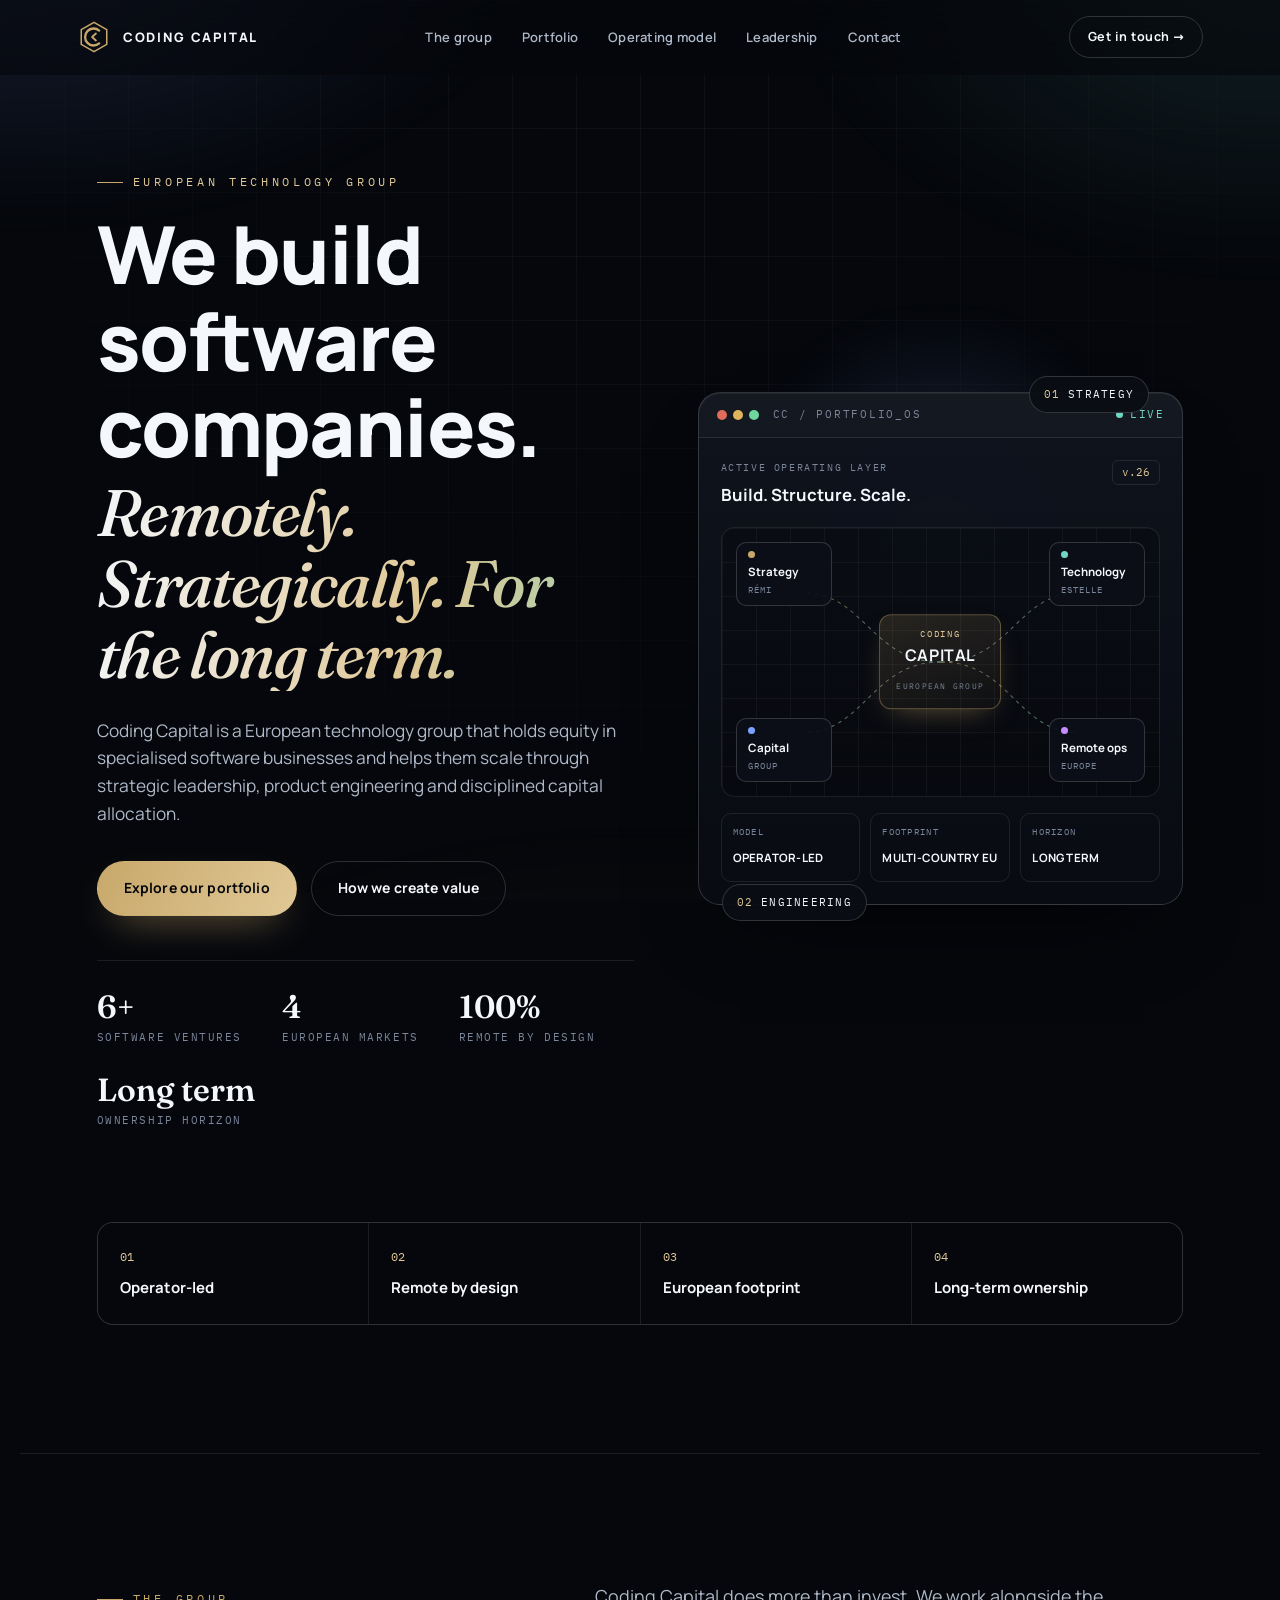
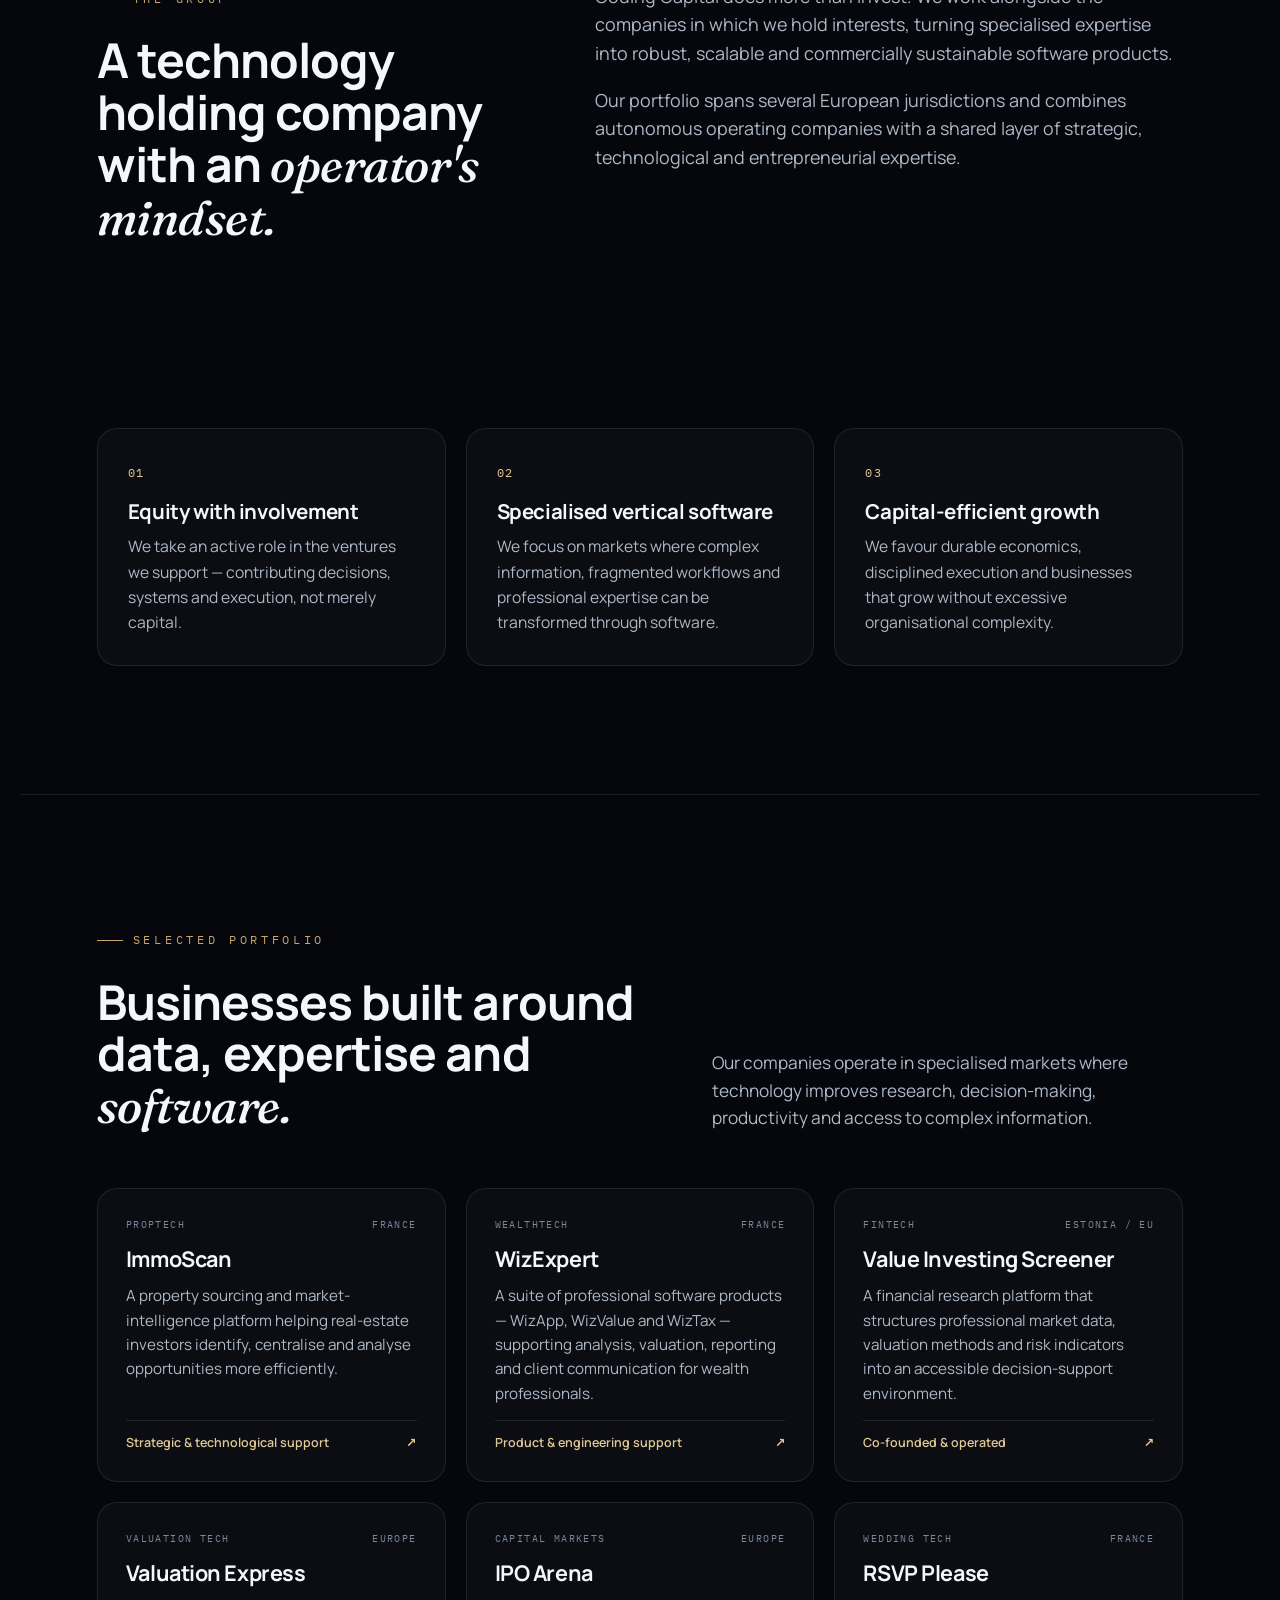
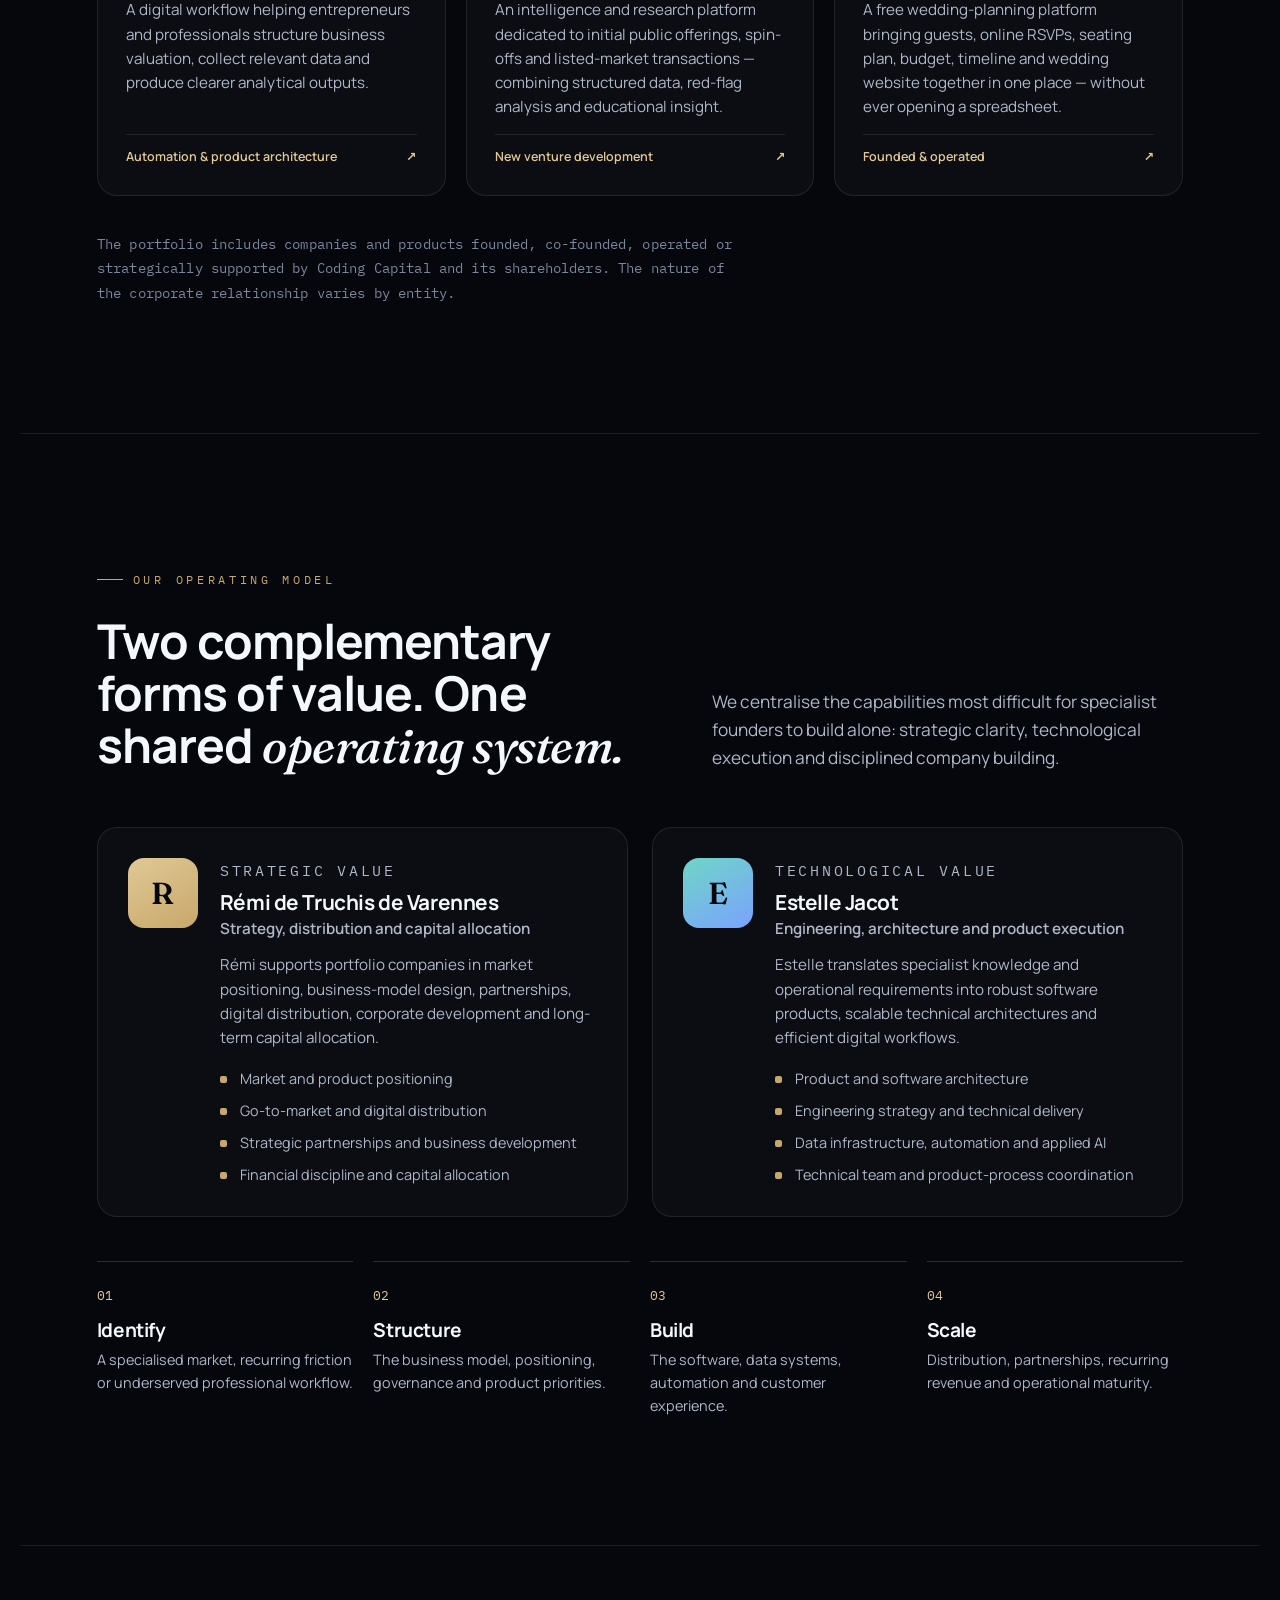
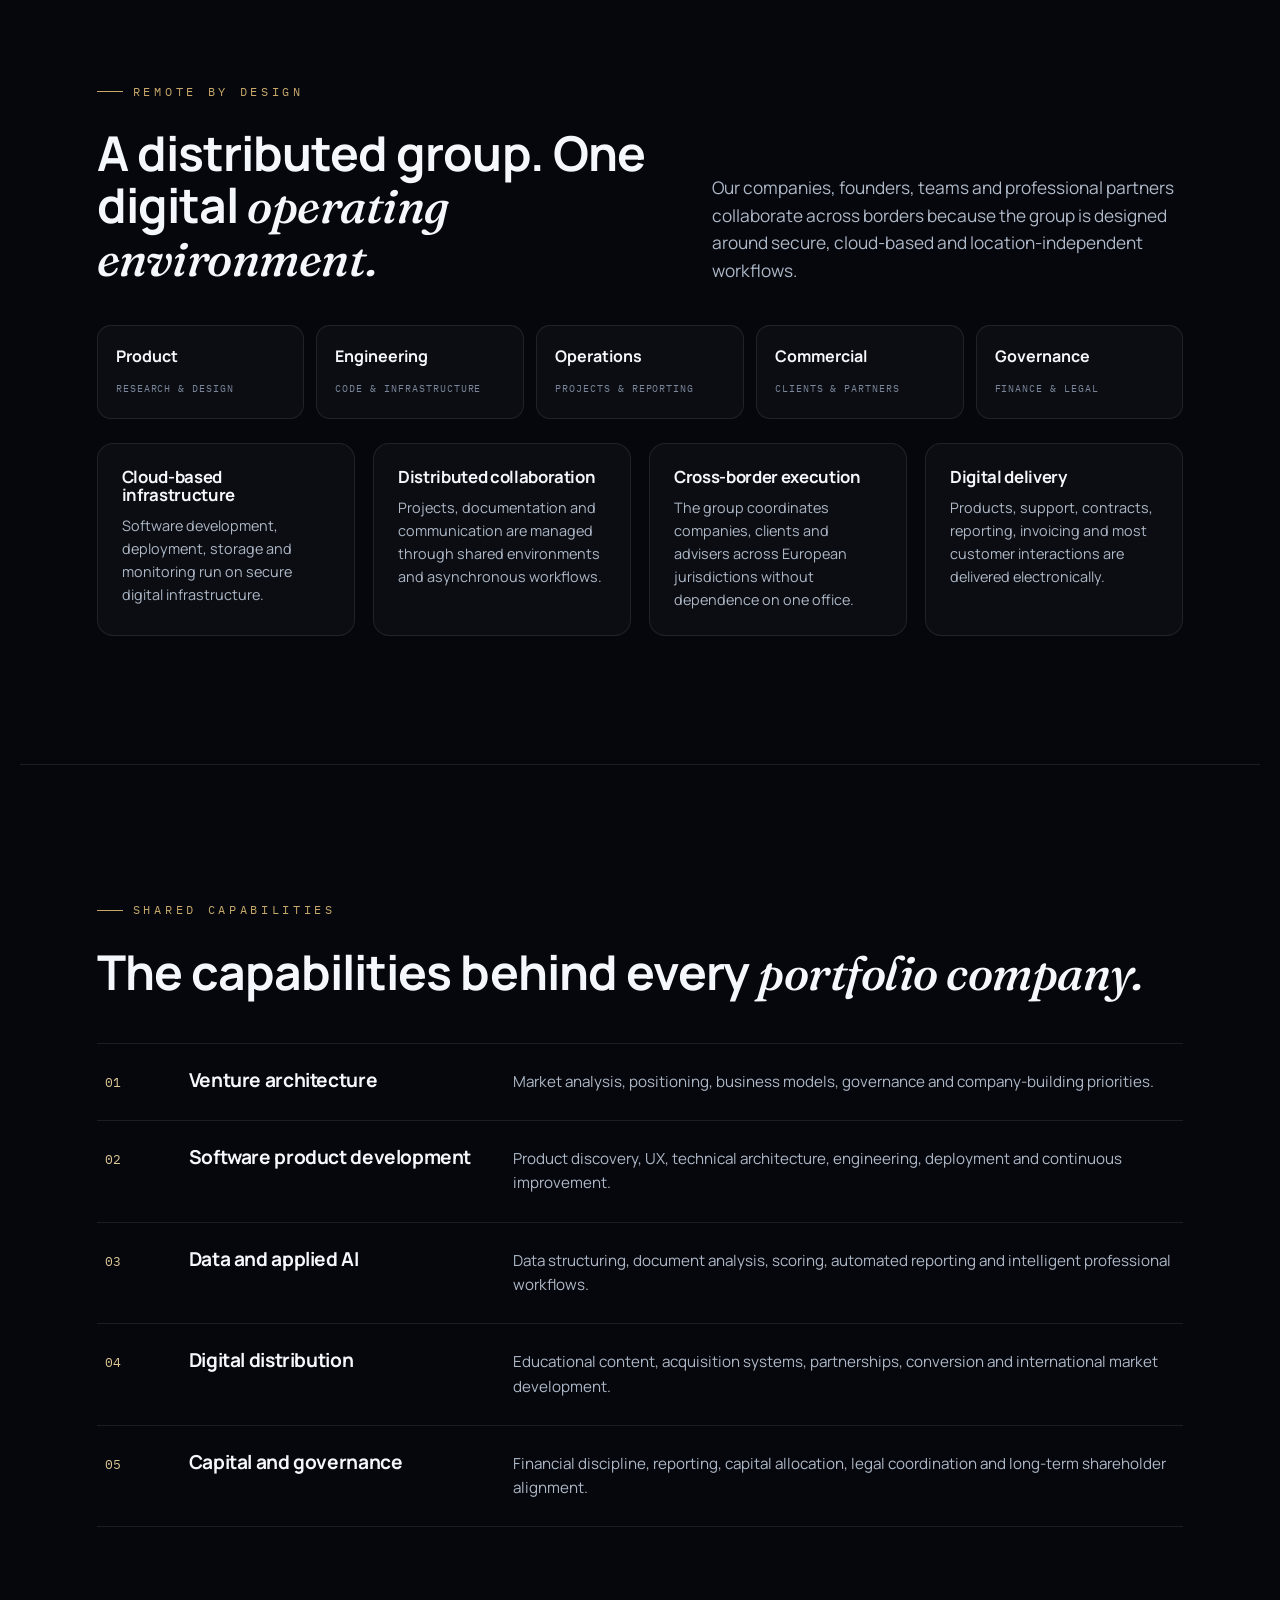
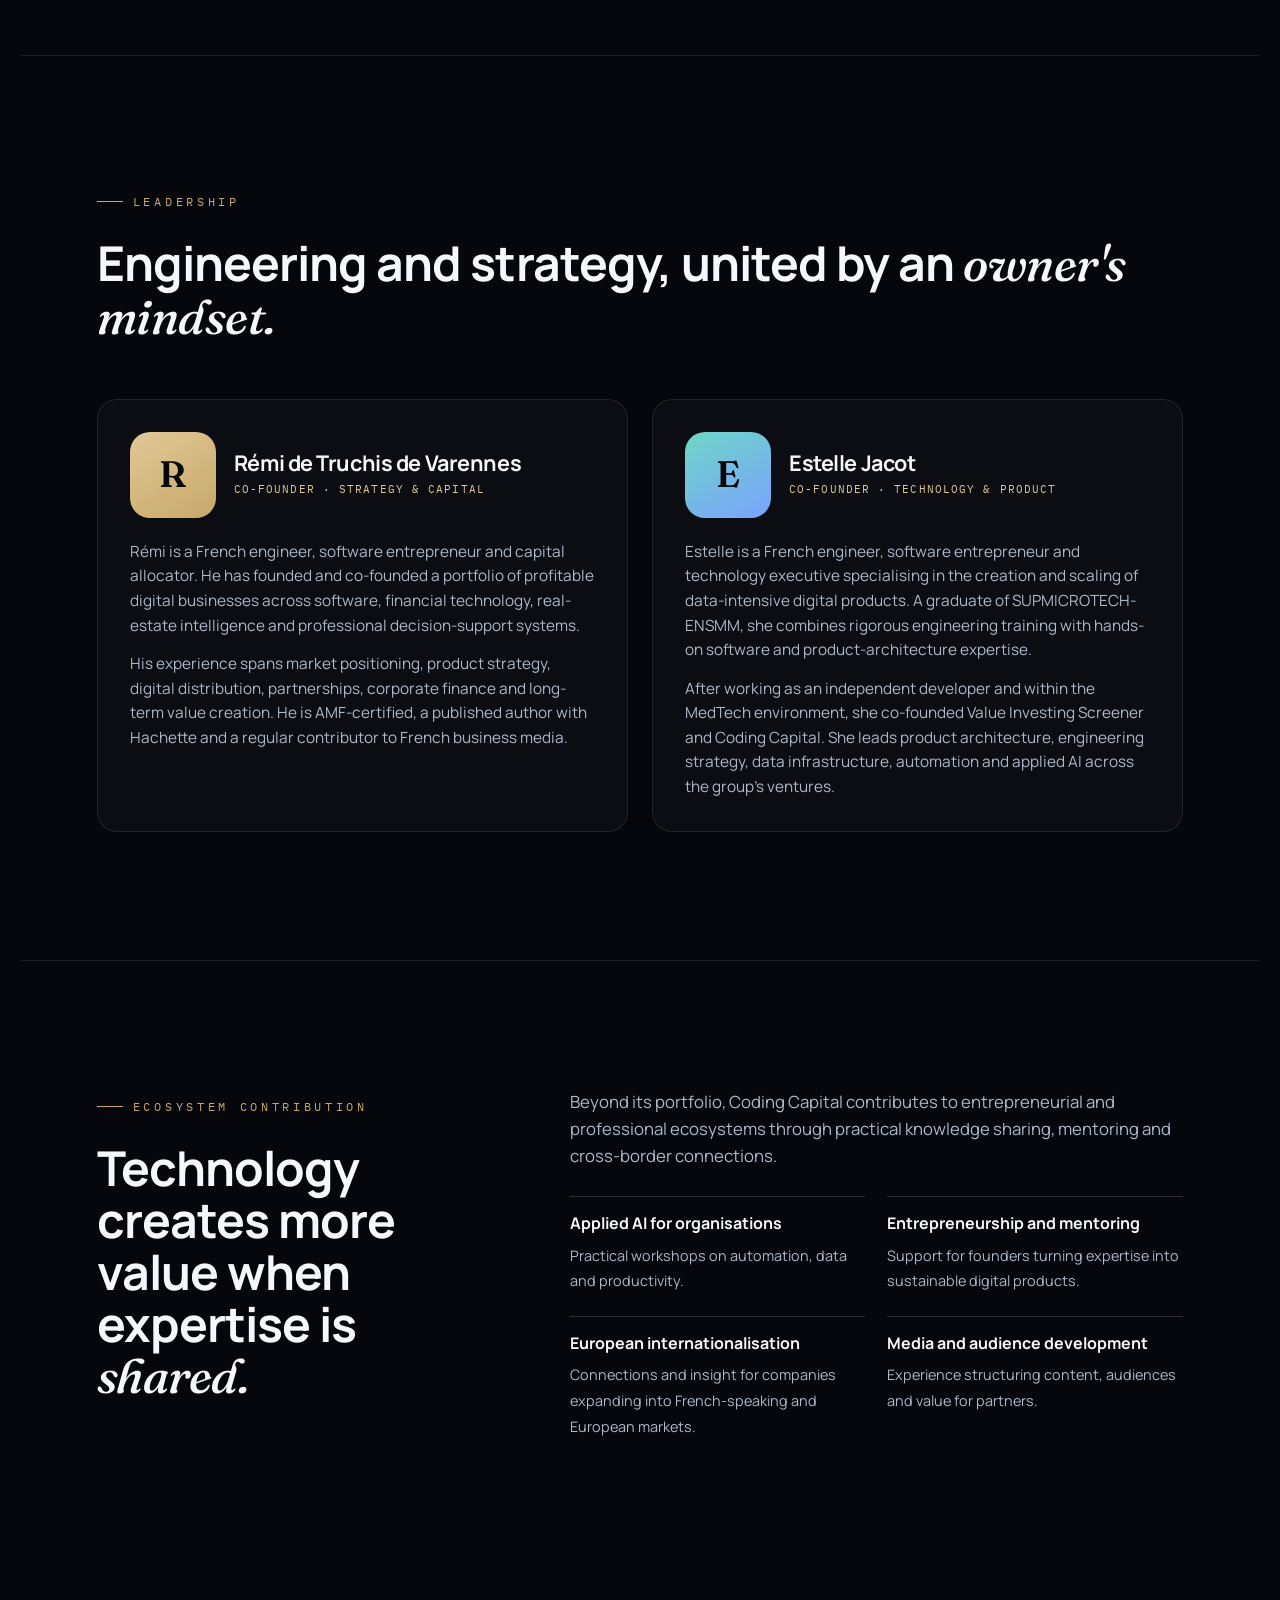
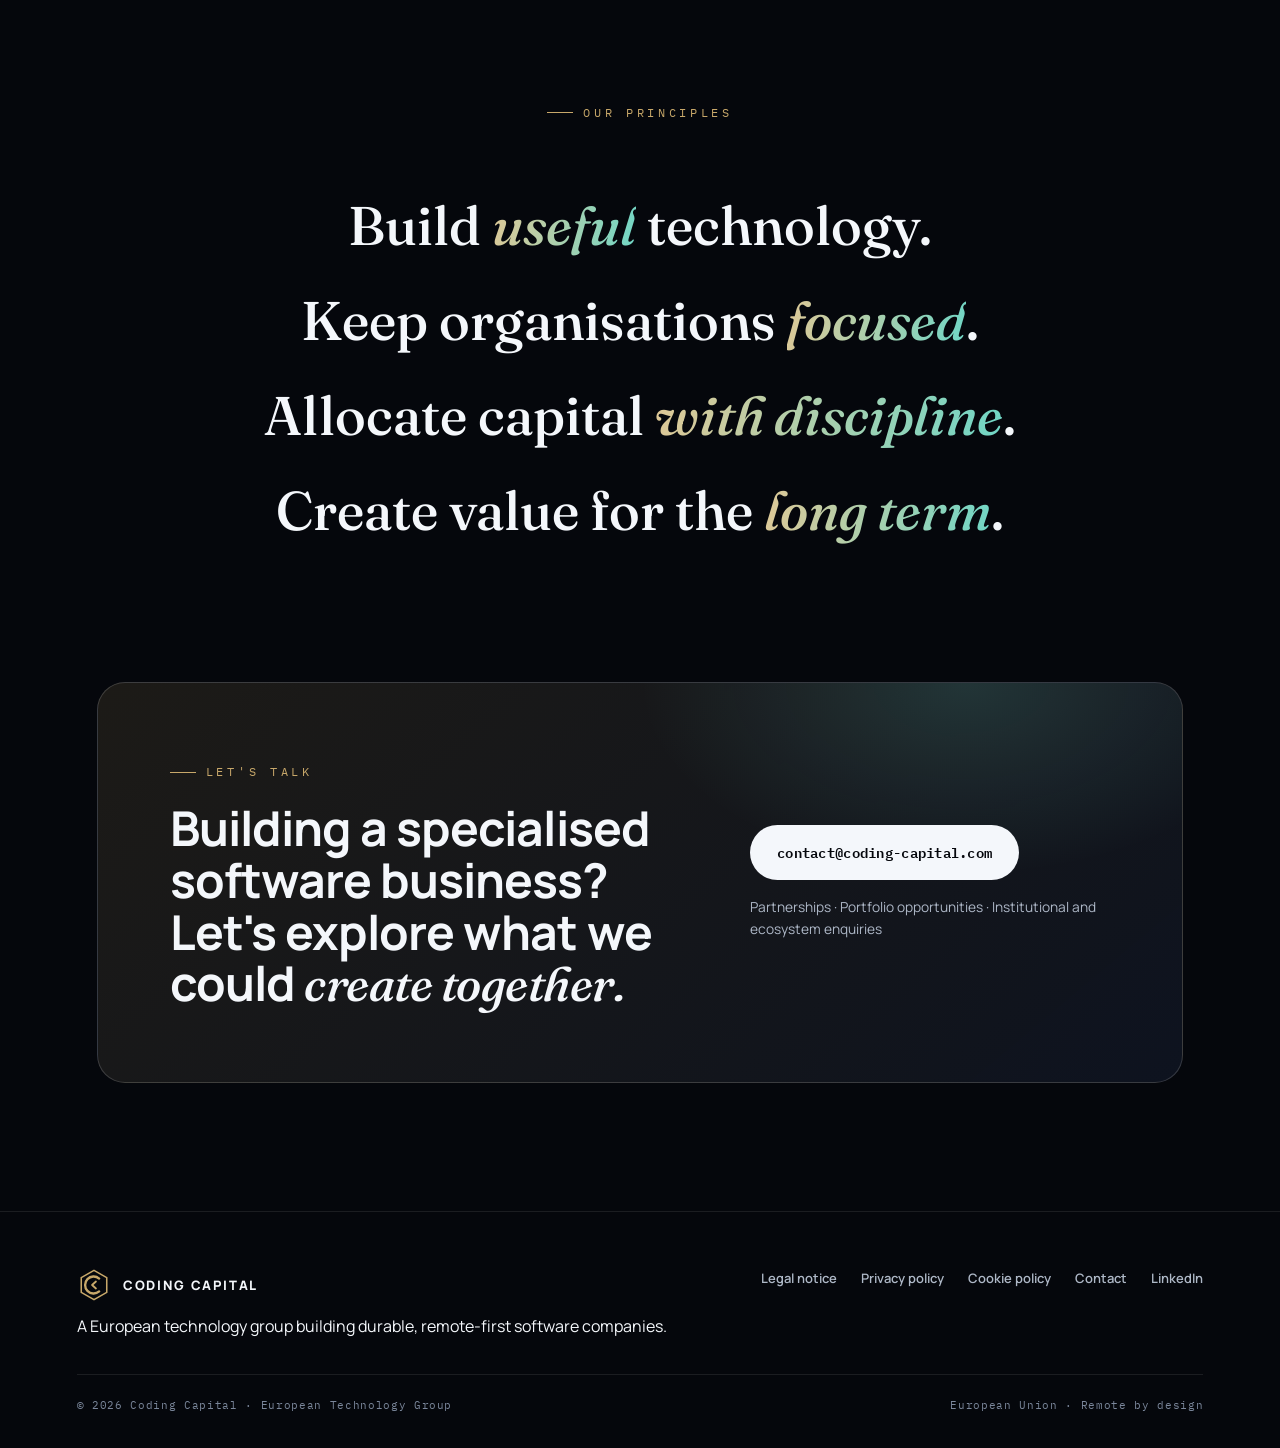
<file: index.html>
<!DOCTYPE html>
<html lang="en">
<head>
  <meta charset="UTF-8" />
  <meta name="viewport" content="width=device-width, initial-scale=1.0" />
  <meta name="description" content="Coding Capital is a European technology group that builds, operates and supports remote-first software companies across Europe." />
  <meta name="theme-color" content="#05070c" />
  <meta name="color-scheme" content="dark" />
  <title>Coding Capital — European Technology Group</title>
  <link rel="icon" href="/favicon.svg" type="image/svg+xml" />
  <link rel="icon" href="/favicon.ico" sizes="any" />
  <link rel="apple-touch-icon" href="/apple-touch-icon.png" />
  <link rel="stylesheet" href="/assets/fonts.css" />
  <style>
    :root{
      --bg:#05070c;
      --bg-2:#080b12;
      --ink:#f4f7fb;
      --ink-soft:#aeb8c7;
      --ink-mute:#7a869a;
      --line:rgba(255,255,255,.09);
      --line-strong:rgba(255,255,255,.16);
      --gold:#c8a86a;
      --gold-soft:#e0c896;
      --teal:#6fd6c6;
      --blue:#7aa2ff;
      --card:rgba(255,255,255,.028);
      --card-2:rgba(255,255,255,.045);
      --radius:20px;
      --pad:clamp(22px,6vw,120px);
      --maxw:1240px;
      --mono:"IBM Plex Mono",monospace;
      --serif:"Fraunces",Georgia,serif;
      --sans:"Manrope",system-ui,sans-serif;
    }
    *{box-sizing:border-box;margin:0;padding:0}
    html{scroll-behavior:smooth}
    body{
      background:var(--bg);
      color:var(--ink);
      font-family:var(--sans);
      line-height:1.6;
      -webkit-font-smoothing:antialiased;
      overflow-x:hidden;
    }
    a{color:inherit;text-decoration:none}
    ::selection{background:var(--gold);color:#05070c}
    img{max-width:100%}

    /* ------ ambient background ------ */
    .bg-field{position:fixed;inset:0;z-index:0;pointer-events:none;overflow:hidden}
    .bg-field::before{
      content:"";position:absolute;inset:-20%;
      background:
        radial-gradient(50% 40% at 15% 8%,rgba(122,162,255,.16),transparent 60%),
        radial-gradient(45% 40% at 85% 12%,rgba(111,214,198,.12),transparent 60%),
        radial-gradient(60% 50% at 50% 110%,rgba(200,168,106,.10),transparent 60%);
      filter:blur(20px);
    }
    .bg-grid{position:absolute;inset:0;opacity:.5;
      background-image:linear-gradient(var(--line) 1px,transparent 1px),linear-gradient(90deg,var(--line) 1px,transparent 1px);
      background-size:64px 64px;
      mask-image:radial-gradient(circle at 50% 20%,#000,transparent 78%);
    }

    .page-shell{position:relative;z-index:1}
    .wrap{max-width:var(--maxw);margin:0 auto;padding-left:var(--pad);padding-right:var(--pad)}

    /* ------ header ------ */
    .site-header{
      position:sticky;top:0;z-index:60;
      display:flex;align-items:center;justify-content:space-between;
      gap:24px;padding:16px var(--pad);
      background:rgba(5,7,12,.62);
      backdrop-filter:blur(18px);
      border-bottom:1px solid transparent;
      transition:border-color .3s,background .3s;
    }
    .site-header.scrolled{border-bottom-color:var(--line);background:rgba(5,7,12,.85)}
    .brand{display:flex;align-items:center;gap:12px;font-weight:800;letter-spacing:.14em;font-size:13px}
    .brand-mark{width:34px;height:34px;color:var(--gold);display:grid;place-items:center}
    .brand-mark svg{width:100%;height:100%}
    .brand-name{color:var(--ink)}
    .desktop-nav{display:flex;gap:30px;font-size:13px;font-weight:600;color:var(--ink-soft);letter-spacing:.02em}
    .desktop-nav a{position:relative;padding:6px 0;transition:color .2s}
    .desktop-nav a::after{content:"";position:absolute;left:0;bottom:0;width:0;height:1px;background:var(--gold);transition:width .25s}
    .desktop-nav a:hover{color:var(--ink)}
    .desktop-nav a:hover::after{width:100%}
    .header-cta{display:inline-flex;align-items:center;gap:8px;font-size:12.5px;font-weight:700;letter-spacing:.04em;
      padding:10px 18px;border:1px solid var(--line-strong);border-radius:999px;color:var(--ink);transition:.25s}
    .header-cta:hover{background:var(--ink);color:#05070c;border-color:var(--ink)}
    .menu-toggle{display:none;flex-direction:column;gap:5px;background:none;border:0;cursor:pointer;padding:8px}
    .menu-toggle span{width:22px;height:2px;background:var(--ink);border-radius:2px;transition:.3s}
    .menu-toggle.open span:nth-child(1){transform:translateY(7px) rotate(45deg)}
    .menu-toggle.open span:nth-child(2){transform:translateY(-7px) rotate(-45deg)}
    .mobile-menu{display:none;flex-direction:column;gap:4px;padding:8px var(--pad) 22px;
      background:rgba(5,7,12,.96);border-bottom:1px solid var(--line)}
    .mobile-menu a{padding:13px 0;font-weight:600;color:var(--ink-soft);border-bottom:1px solid var(--line)}
    .mobile-menu a:last-child{border-bottom:0}

    /* ------ typography helpers ------ */
    .eyebrow{font-family:var(--mono);font-size:11.5px;letter-spacing:.32em;color:var(--gold-soft);text-transform:uppercase;margin-bottom:20px;display:inline-flex;align-items:center;gap:10px}
    .eyebrow::before{content:"";width:26px;height:1px;background:var(--gold)}
    .eyebrow.dark{color:var(--gold)}
    h1,h2,h3,h4{line-height:1.08;letter-spacing:-.02em;font-weight:700}
    h1{font-size:clamp(2.6rem,6.4vw,5rem);font-weight:800}
    h1 .serif,h2 .serif{font-family:var(--serif);font-weight:500;font-style:italic;letter-spacing:-.01em}
    h2{font-size:clamp(1.9rem,3.8vw,3rem)}
    .lead{font-size:clamp(1.05rem,1.4vw,1.22rem);color:var(--ink-soft);max-width:60ch}

    section{position:relative}
    .section-pad{padding-top:clamp(80px,10vw,140px);padding-bottom:clamp(80px,10vw,140px)}

    /* ------ hero ------ */
    .hero{padding-top:clamp(60px,7vw,90px)}
    .hero-grid{display:grid;grid-template-columns:1.05fr .95fr;gap:clamp(40px,5vw,72px);align-items:center}
    .hero-lead{margin:26px 0 34px;font-size:clamp(1.05rem,1.35vw,1.2rem);color:var(--ink-soft);max-width:54ch}
    .hero h1 span{display:block;background:linear-gradient(100deg,var(--ink) 0%,var(--gold-soft) 60%,var(--teal) 130%);-webkit-background-clip:text;background-clip:text;-webkit-text-fill-color:transparent;font-family:var(--serif);font-weight:500;font-style:italic;font-size:.82em;margin-top:.12em}
    .hero-actions{display:flex;gap:14px;flex-wrap:wrap}
    .button{display:inline-flex;align-items:center;gap:10px;font-weight:700;font-size:14px;letter-spacing:.01em;
      padding:15px 26px;border-radius:999px;transition:.25s;cursor:pointer;border:1px solid transparent}
    .button-primary{background:linear-gradient(120deg,var(--gold),var(--gold-soft));color:#05070c;box-shadow:0 16px 40px -18px rgba(200,168,106,.8)}
    .button-primary:hover{transform:translateY(-2px);box-shadow:0 22px 50px -18px rgba(200,168,106,.9)}
    .button-secondary{border-color:var(--line-strong);color:var(--ink)}
    .button-secondary:hover{border-color:var(--ink);background:rgba(255,255,255,.04)}
    .button-light{background:var(--ink);color:#05070c}
    .button-light:hover{transform:translateY(-2px)}

    /* trust bar */
    .trust-row{display:flex;flex-wrap:wrap;gap:26px 40px;margin-top:44px;padding-top:30px;border-top:1px solid var(--line)}
    .trust-row .stat{min-width:110px}
    .trust-row .stat b{font-family:var(--serif);font-size:2rem;font-weight:600;display:block;line-height:1}
    .trust-row .stat span{font-family:var(--mono);font-size:11px;letter-spacing:.14em;color:var(--ink-mute);text-transform:uppercase}

    /* hero visual window */
    .hero-visual{position:relative}
    .visual-aura{position:absolute;inset:-14% -8% -8% -8%;
      background:radial-gradient(60% 60% at 50% 40%,rgba(122,162,255,.22),transparent 70%);filter:blur(14px);z-index:0}
    .system-window{position:relative;z-index:2;border:1px solid var(--line-strong);border-radius:22px;overflow:hidden;
      background:linear-gradient(180deg,rgba(16,20,30,.96),rgba(8,11,18,.98));
      box-shadow:0 40px 80px -40px rgba(0,0,0,.9),inset 0 1px 0 rgba(255,255,255,.06)}
    .system-window-bar{display:flex;align-items:center;gap:14px;padding:13px 18px;border-bottom:1px solid var(--line);background:rgba(255,255,255,.02)}
    .window-dots{display:flex;gap:6px}
    .window-dots span{width:10px;height:10px;border-radius:50%;background:var(--line-strong)}
    .window-dots span:first-child{background:#e06c5b}.window-dots span:nth-child(2){background:#e0b45b}.window-dots span:nth-child(3){background:#6fd6a0}
    .window-title{font-family:var(--mono);font-size:11px;letter-spacing:.16em;color:var(--ink-mute)}
    .system-status{margin-left:auto;font-family:var(--mono);font-size:10.5px;letter-spacing:.14em;color:var(--teal);display:inline-flex;align-items:center;gap:7px}
    .system-status i{width:7px;height:7px;border-radius:50%;background:var(--teal);box-shadow:0 0 0 0 rgba(111,214,198,.6);animation:pulse 2s infinite}
    @keyframes pulse{0%{box-shadow:0 0 0 0 rgba(111,214,198,.5)}70%{box-shadow:0 0 0 8px rgba(111,214,198,0)}100%{box-shadow:0 0 0 0 rgba(111,214,198,0)}}
    .system-window-body{padding:22px}
    .system-topline{display:flex;justify-content:space-between;align-items:flex-start;margin-bottom:18px}
    .system-label{font-family:var(--mono);font-size:10px;letter-spacing:.16em;color:var(--ink-mute);display:block;margin-bottom:6px}
    .system-topline strong{font-size:1.05rem}
    .system-version{font-family:var(--mono);font-size:11px;color:var(--gold-soft);border:1px solid var(--line);padding:3px 9px;border-radius:6px}
    .system-map{position:relative;height:270px;border:1px solid var(--line);border-radius:14px;overflow:hidden;background:rgba(0,0,0,.25)}
    .map-grid{position:absolute;inset:0;opacity:.5;background-image:linear-gradient(var(--line) 1px,transparent 1px),linear-gradient(90deg,var(--line) 1px,transparent 1px);background-size:34px 34px}
    .connection-layer{position:absolute;inset:0;width:100%;height:100%}
    .connection-layer path{fill:none;stroke:url(#cgrad);stroke-width:1.4;opacity:.55;stroke-dasharray:5 6;animation:dash 22s linear infinite}
    @keyframes dash{to{stroke-dashoffset:-200}}
    .core-module{position:absolute;top:50%;left:50%;transform:translate(-50%,-50%);z-index:3;text-align:center;
      background:linear-gradient(160deg,rgba(200,168,106,.16),rgba(200,168,106,.04));border:1px solid rgba(200,168,106,.4);
      border-radius:12px;padding:12px 16px;min-width:118px;box-shadow:0 12px 30px -14px rgba(200,168,106,.5)}
    .core-module span{font-family:var(--mono);font-size:9px;letter-spacing:.2em;color:var(--gold-soft);display:block}
    .core-module strong{font-size:1rem;letter-spacing:.04em;display:block;margin:2px 0}
    .core-module small{font-family:var(--mono);font-size:8px;letter-spacing:.16em;color:var(--ink-mute)}
    .module{position:absolute;z-index:3;background:rgba(12,16,24,.92);border:1px solid var(--line-strong);border-radius:10px;padding:8px 11px;display:flex;flex-direction:column;gap:2px;min-width:96px}
    .module i{width:7px;height:7px;border-radius:50%;background:var(--blue);margin-bottom:3px}
    .module span{font-size:11.5px;font-weight:700}
    .module small{font-family:var(--mono);font-size:8.5px;letter-spacing:.12em;color:var(--ink-mute)}
    .module-strategy{top:14px;left:14px}.module-strategy i{background:var(--gold)}
    .module-tech{top:14px;right:14px}.module-tech i{background:var(--teal)}
    .module-capital{bottom:14px;left:14px}.module-capital i{background:var(--blue)}
    .module-remote{bottom:14px;right:14px}.module-remote i{background:#c58bff}
    .system-footer-grid{display:grid;grid-template-columns:repeat(3,1fr);gap:10px;margin-top:16px}
    .system-footer-grid div{border:1px solid var(--line);border-radius:10px;padding:11px}
    .system-footer-grid span{font-family:var(--mono);font-size:9px;letter-spacing:.14em;color:var(--ink-mute);display:block;margin-bottom:5px}
    .system-footer-grid strong{font-size:11.5px;letter-spacing:.02em}
    .floating-chip{position:absolute;z-index:4;font-family:var(--mono);font-size:10.5px;letter-spacing:.12em;
      background:rgba(10,13,20,.94);border:1px solid var(--line-strong);border-radius:999px;padding:9px 14px;display:flex;align-items:center;gap:8px;
      box-shadow:0 16px 40px -20px rgba(0,0,0,.9)}
    .floating-chip span{color:var(--gold-soft)}
    .chip-one{top:-16px;right:34px;animation:float 6s ease-in-out infinite}
    .chip-two{bottom:-16px;left:24px;animation:float 6s ease-in-out infinite .8s}
    @keyframes float{0%,100%{transform:translateY(0)}50%{transform:translateY(-9px)}}

    /* principle strip */
    .principle-strip{display:grid;grid-template-columns:repeat(4,1fr);gap:1px;margin-top:clamp(60px,7vw,90px);
      border:1px solid var(--line);border-radius:16px;overflow:hidden;background:var(--line)}
    .principle-strip div{background:var(--bg);padding:24px 22px;display:flex;flex-direction:column;gap:10px}
    .principle-strip span{font-family:var(--mono);font-size:12px;color:var(--gold-soft)}
    .principle-strip strong{font-size:15px;font-weight:700}

    /* ------ generic section frames ------ */
    .divider{height:1px;background:var(--line);max-width:var(--maxw);margin:0 auto}
    .two-col{display:grid;grid-template-columns:.85fr 1.15fr;gap:clamp(30px,5vw,72px);align-items:start}
    .section-heading h2{margin-top:6px}
    .section-topline{display:grid;grid-template-columns:1.1fr .9fr;gap:40px;align-items:end}
    .section-intro{color:var(--ink-soft);font-size:1.08rem;max-width:46ch}

    /* value cards */
    .value-grid{display:grid;grid-template-columns:repeat(3,1fr);gap:20px;margin-top:56px}
    .card{background:var(--card);border:1px solid var(--line);border-radius:var(--radius);padding:30px;transition:.3s;position:relative;overflow:hidden}
    .card:hover{transform:translateY(-4px);border-color:var(--line-strong);background:var(--card-2)}
    .card-index{font-family:var(--mono);font-size:12px;color:var(--gold-soft);letter-spacing:.1em}
    .card h3{font-size:1.28rem;margin:16px 0 12px}
    .card p{color:var(--ink-soft);font-size:.98rem}

    /* portfolio */
    .portfolio-grid{display:grid;grid-template-columns:repeat(3,1fr);gap:20px;margin-top:56px}
    .portfolio-card{background:var(--card);border:1px solid var(--line);border-radius:var(--radius);padding:28px;display:flex;flex-direction:column;gap:14px;transition:.3s;position:relative;overflow:hidden}
    .portfolio-card::before{content:"";position:absolute;inset:0;background:linear-gradient(160deg,rgba(122,162,255,.10),transparent 55%);opacity:0;transition:.3s}
    .portfolio-card:hover{transform:translateY(-4px);border-color:var(--line-strong)}
    .portfolio-card:hover::before{opacity:1}
    .portfolio-card>*{position:relative;z-index:1}
    .portfolio-meta{display:flex;justify-content:space-between;font-family:var(--mono);font-size:10px;letter-spacing:.14em;color:var(--ink-mute)}
    .portfolio-card h3{font-size:1.35rem}
    .portfolio-card p{color:var(--ink-soft);font-size:.95rem;flex:1}
    .portfolio-footer{display:flex;justify-content:space-between;align-items:center;font-size:12.5px;color:var(--gold-soft);font-weight:600;padding-top:12px;border-top:1px solid var(--line)}
    .portfolio-note{margin-top:36px}
    .portfolio-note p{color:var(--ink-mute);font-size:.9rem;max-width:80ch;font-family:var(--mono);line-height:1.7;letter-spacing:.01em}

    /* dual value / leaders */
    .dual-value{display:grid;grid-template-columns:1fr 1fr;gap:24px;margin-top:56px}
    .leader-value{display:grid;grid-template-columns:auto 1fr;gap:22px;background:var(--card);border:1px solid var(--line);border-radius:var(--radius);padding:30px}
    .portrait{width:70px;height:70px;border-radius:16px;display:grid;place-items:center;font-family:var(--serif);font-size:1.9rem;font-weight:600;color:#05070c;flex-shrink:0}
    .portrait.large{width:86px;height:86px;font-size:2.3rem;border-radius:20px}
    .portrait-remi{background:linear-gradient(150deg,var(--gold-soft),var(--gold))}
    .portrait-estelle{background:linear-gradient(150deg,var(--teal),var(--blue))}
    .role-label{font-family:var(--mono);font-size:10px;letter-spacing:.18em;color:var(--gold-soft);margin-bottom:8px}
    .leader-value h3{font-size:1.3rem}
    .leader-title{color:var(--ink-soft);font-size:.9rem;margin:4px 0 12px;font-weight:600}
    .leader-value p{color:var(--ink-soft);font-size:.95rem}
    .capability-list{list-style:none;margin-top:16px;display:flex;flex-direction:column;gap:9px}
    .capability-list li{position:relative;padding-left:20px;font-size:.9rem;color:var(--ink-soft)}
    .capability-list li::before{content:"";position:absolute;left:0;top:9px;width:7px;height:7px;border-radius:2px;background:var(--gold)}

    /* process */
    .process-grid{display:grid;grid-template-columns:repeat(4,1fr);gap:20px;margin-top:44px}
    .process-item span{font-family:var(--mono);font-size:13px;color:var(--gold-soft)}
    .process-item h4{font-size:1.2rem;margin:12px 0 8px}
    .process-item p{color:var(--ink-soft);font-size:.9rem}
    .process-item{padding-top:20px;border-top:1px solid var(--line-strong)}

    /* remote */
    .remote-cards{display:grid;grid-template-columns:repeat(4,1fr);gap:18px;margin-top:24px}
    .remote-card{background:var(--card);border:1px solid var(--line);border-radius:16px;padding:24px}
    .remote-card h3{font-size:1.05rem;margin-bottom:10px}
    .remote-card p{color:var(--ink-soft);font-size:.9rem}
    .remote-system{display:flex;flex-wrap:wrap;gap:12px;margin-top:40px}
    .remote-node{flex:1 1 150px;background:var(--card);border:1px solid var(--line);border-radius:14px;padding:18px}
    .remote-node span{display:block;font-weight:700;margin-bottom:5px}
    .remote-node small{font-family:var(--mono);font-size:9.5px;letter-spacing:.1em;color:var(--ink-mute)}

    /* capabilities table */
    .capability-table{margin-top:44px;border-top:1px solid var(--line)}
    .cap-row{display:grid;grid-template-columns:60px 300px 1fr;gap:24px;padding:26px 8px;border-bottom:1px solid var(--line);align-items:baseline;transition:.25s}
    .cap-row:hover{background:rgba(255,255,255,.02);padding-left:18px}
    .cap-row span{font-family:var(--mono);color:var(--gold-soft);font-size:13px}
    .cap-row h3{font-size:1.2rem}
    .cap-row p{color:var(--ink-soft);font-size:.95rem}

    /* leadership */
    .leadership-grid{display:grid;grid-template-columns:1fr 1fr;gap:24px;margin-top:56px}
    .bio-card{background:var(--card);border:1px solid var(--line);border-radius:var(--radius);padding:32px}
    .bio-head{display:flex;gap:18px;align-items:center;margin-bottom:22px}
    .bio-head h3{font-size:1.35rem}
    .bio-head p{font-family:var(--mono);font-size:11px;letter-spacing:.1em;color:var(--gold-soft);margin-top:6px}
    .bio-card>p{color:var(--ink-soft);font-size:.96rem;margin-top:14px}

    /* impact */
    .impact-layout{display:grid;grid-template-columns:.8fr 1.2fr;gap:clamp(30px,5vw,64px)}
    .impact-copy>p{color:var(--ink-soft);font-size:1.05rem;margin-bottom:26px}
    .impact-list{display:grid;grid-template-columns:1fr 1fr;gap:22px}
    .impact-list div{border-top:1px solid var(--line-strong);padding-top:14px}
    .impact-list strong{display:block;margin-bottom:6px;font-size:1rem}
    .impact-list span{color:var(--ink-soft);font-size:.9rem}

    /* principles big */
    .principles-section{text-align:center}
    .principle-lines{margin-top:40px;display:flex;flex-direction:column;gap:8px}
    .principle-lines p{font-family:var(--serif);font-size:clamp(1.8rem,4.6vw,3.4rem);font-weight:500;color:var(--ink-mute);transition:.4s}
    .principle-lines p.in{color:var(--ink)}
    .principle-lines p em,.principle-lines p .hl{font-style:italic;background:linear-gradient(100deg,var(--gold-soft),var(--teal));-webkit-background-clip:text;background-clip:text;-webkit-text-fill-color:transparent}

    /* contact */
    .contact-section{padding-bottom:0}
    .contact-inner{background:linear-gradient(140deg,rgba(200,168,106,.12),rgba(122,162,255,.08));border:1px solid var(--line-strong);border-radius:28px;
      padding:clamp(40px,6vw,72px);display:grid;grid-template-columns:1.2fr .8fr;gap:40px;align-items:center;position:relative;overflow:hidden}
    .contact-inner::before{content:"";position:absolute;inset:0;background:radial-gradient(50% 80% at 80% 0%,rgba(111,214,198,.16),transparent 60%)}
    .contact-inner>*{position:relative;z-index:1}
    .contact-actions{display:flex;flex-direction:column;gap:16px;align-items:flex-start}
    .contact-actions .button{font-family:var(--mono);letter-spacing:.02em}
    .contact-actions p{color:var(--ink-soft);font-size:.86rem}

    /* footer */
    .site-footer{border-top:1px solid var(--line);margin-top:clamp(80px,10vw,130px);padding:56px var(--pad) 34px}
    .footer-main{max-width:var(--maxw);margin:0 auto;display:flex;flex-wrap:wrap;gap:24px 60px;align-items:flex-start;justify-content:space-between}
    .footer-brand{margin-bottom:6px}
    .footer-main>p{color:var(--ink-soft);max-width:34ch;font-size:.92rem;flex:1 1 240px}
    .footer-links{display:flex;gap:24px;font-size:13px;color:var(--ink-soft);font-weight:600}
    .footer-links a:hover{color:var(--ink)}
    .footer-bottom{max-width:var(--maxw);margin:34px auto 0;padding-top:22px;border-top:1px solid var(--line);
      display:flex;justify-content:space-between;flex-wrap:wrap;gap:10px;font-family:var(--mono);font-size:11px;letter-spacing:.06em;color:var(--ink-mute)}

    /* reveal */
    .reveal{opacity:0;transform:translateY(26px);transition:opacity .7s cubic-bezier(.2,.7,.2,1),transform .7s cubic-bezier(.2,.7,.2,1)}
    .reveal.in{opacity:1;transform:none}

    /* responsive */
    @media(max-width:960px){
      .desktop-nav,.header-cta{display:none}
      .menu-toggle{display:flex}
      .mobile-menu.open{display:flex}
      .hero-grid,.two-col,.section-topline,.dual-value,.impact-layout,.contact-inner{grid-template-columns:1fr}
      .value-grid,.portfolio-grid,.process-grid,.remote-cards,.leadership-grid,.impact-list{grid-template-columns:1fr 1fr}
      .cap-row{grid-template-columns:40px 1fr;gap:8px 16px}
      .cap-row p{grid-column:2}
    }
    @media(max-width:640px){
      .value-grid,.portfolio-grid,.process-grid,.remote-cards,.leadership-grid,.impact-list,.principle-strip,.system-footer-grid{grid-template-columns:1fr}
      .trust-row{gap:20px 30px}
      .chip-one,.chip-two{display:none}
    }
    @media(prefers-reduced-motion:reduce){*{animation:none!important;transition:none!important}.reveal{opacity:1;transform:none}}
  </style>
</head>
<body>
  <div class="bg-field"><div class="bg-grid"></div></div>

  <div class="page-shell">
    <header class="site-header" id="top">
      <a class="brand" href="#top" aria-label="Coding Capital home">
        <span class="brand-mark" aria-hidden="true">
          <svg viewBox="0 0 44 44" role="img">
            <path d="M22 3 38.5 12.5v19L22 41 5.5 31.5v-19L22 3Z" fill="none" stroke="currentColor" stroke-width="2"/>
            <path d="M28.7 13.7a11 11 0 1 0 0 16.6" fill="none" stroke="currentColor" stroke-width="3" stroke-linecap="round"/>
            <path d="m24.5 17.5-5 4.5 5 4.5" fill="none" stroke="currentColor" stroke-width="2.4" stroke-linecap="round" stroke-linejoin="round"/>
          </svg>
        </span>
        <span class="brand-name">CODING CAPITAL</span>
      </a>

      <nav class="desktop-nav" aria-label="Primary navigation">
        <a href="#group">The group</a>
        <a href="#portfolio">Portfolio</a>
        <a href="#model">Operating model</a>
        <a href="#leadership">Leadership</a>
        <a href="#contact">Contact</a>
      </nav>

      <a class="header-cta" href="#contact">Get in touch →</a>
      <button class="menu-toggle" type="button" aria-expanded="false" aria-controls="mobile-menu" aria-label="Open menu">
        <span></span><span></span>
      </button>

      <div class="mobile-menu" id="mobile-menu">
        <a href="#group">The group</a>
        <a href="#portfolio">Portfolio</a>
        <a href="#model">Operating model</a>
        <a href="#leadership">Leadership</a>
        <a href="#contact">Contact</a>
      </div>
    </header>

    <main>
      <!-- HERO -->
      <section class="hero section-pad wrap">
        <div class="hero-grid">
          <div class="hero-copy reveal">
            <p class="eyebrow">European Technology Group</p>
            <h1>We build software companies.<span>Remotely. Strategically. For the long term.</span></h1>
            <p class="hero-lead">Coding Capital is a European technology group that holds equity in specialised software businesses and helps them scale through strategic leadership, product engineering and disciplined capital allocation.</p>
            <div class="hero-actions">
              <a class="button button-primary" href="#portfolio">Explore our portfolio</a>
              <a class="button button-secondary" href="#model">How we create value</a>
            </div>
            <div class="trust-row">
              <div class="stat"><b>6+</b><span>Software ventures</span></div>
              <div class="stat"><b>4</b><span>European markets</span></div>
              <div class="stat"><b>100%</b><span>Remote by design</span></div>
              <div class="stat"><b>Long&nbsp;term</b><span>Ownership horizon</span></div>
            </div>
          </div>

          <div class="hero-visual reveal" aria-label="Coding Capital operating model">
            <div class="visual-aura" aria-hidden="true"></div>
            <div class="system-window" data-tilt>
              <div class="system-window-bar">
                <div class="window-dots" aria-hidden="true"><span></span><span></span><span></span></div>
                <span class="window-title">CC / PORTFOLIO_OS</span>
                <span class="system-status"><i></i> LIVE</span>
              </div>
              <div class="system-window-body">
                <div class="system-topline">
                  <div>
                    <span class="system-label">ACTIVE OPERATING LAYER</span>
                    <strong>Build. Structure. Scale.</strong>
                  </div>
                  <span class="system-version">v.26</span>
                </div>
                <div class="system-map">
                  <div class="map-grid" aria-hidden="true"></div>
                  <svg class="connection-layer" viewBox="0 0 600 380" preserveAspectRatio="none" aria-hidden="true">
                    <defs><linearGradient id="cgrad" x1="0" y1="0" x2="1" y2="1"><stop offset="0" stop-color="#c8a86a"/><stop offset="1" stop-color="#6fd6c6"/></linearGradient></defs>
                    <path d="M300 190 C205 190 195 92 112 92" stroke="url(#cgrad)"/>
                    <path d="M300 190 C395 190 405 92 488 92" stroke="url(#cgrad)"/>
                    <path d="M300 190 C205 190 195 290 112 290" stroke="url(#cgrad)"/>
                    <path d="M300 190 C395 190 405 290 488 290" stroke="url(#cgrad)"/>
                  </svg>
                  <div class="core-module"><span>CODING</span><strong>CAPITAL</strong><small>EUROPEAN GROUP</small></div>
                  <div class="module module-strategy"><i></i><span>Strategy</span><small>RÉMI</small></div>
                  <div class="module module-tech"><i></i><span>Technology</span><small>ESTELLE</small></div>
                  <div class="module module-capital"><i></i><span>Capital</span><small>GROUP</small></div>
                  <div class="module module-remote"><i></i><span>Remote ops</span><small>EUROPE</small></div>
                </div>
                <div class="system-footer-grid">
                  <div><span>MODEL</span><strong>OPERATOR-LED</strong></div>
                  <div><span>FOOTPRINT</span><strong>MULTI-COUNTRY EU</strong></div>
                  <div><span>HORIZON</span><strong>LONG TERM</strong></div>
                </div>
              </div>
            </div>
            <div class="floating-chip chip-one"><span>01</span> STRATEGY</div>
            <div class="floating-chip chip-two"><span>02</span> ENGINEERING</div>
          </div>
        </div>

        <div class="principle-strip reveal" aria-label="Core principles">
          <div><span>01</span><strong>Operator-led</strong></div>
          <div><span>02</span><strong>Remote by design</strong></div>
          <div><span>03</span><strong>European footprint</strong></div>
          <div><span>04</span><strong>Long-term ownership</strong></div>
        </div>
      </section>

      <div class="divider"></div>

      <!-- GROUP -->
      <section class="section wrap" id="group">
        <div class="section-pad two-col intro-layout">
          <div class="section-heading reveal">
            <p class="eyebrow dark">The group</p>
            <h2>A technology holding company with an <span class="serif">operator's mindset.</span></h2>
          </div>
          <div class="reveal">
            <p class="lead" style="margin-bottom:18px">Coding Capital does more than invest. We work alongside the companies in which we hold interests, turning specialised expertise into robust, scalable and commercially sustainable software products.</p>
            <p class="lead">Our portfolio spans several European jurisdictions and combines autonomous operating companies with a shared layer of strategic, technological and entrepreneurial expertise.</p>
          </div>
        </div>

        <div class="value-grid" style="padding-bottom:clamp(80px,10vw,140px)">
          <article class="card reveal">
            <span class="card-index">01</span>
            <h3>Equity with involvement</h3>
            <p>We take an active role in the ventures we support — contributing decisions, systems and execution, not merely capital.</p>
          </article>
          <article class="card reveal">
            <span class="card-index">02</span>
            <h3>Specialised vertical software</h3>
            <p>We focus on markets where complex information, fragmented workflows and professional expertise can be transformed through software.</p>
          </article>
          <article class="card reveal">
            <span class="card-index">03</span>
            <h3>Capital-efficient growth</h3>
            <p>We favour durable economics, disciplined execution and businesses that grow without excessive organisational complexity.</p>
          </article>
        </div>
      </section>

      <div class="divider"></div>

      <!-- PORTFOLIO -->
      <section class="section wrap section-pad" id="portfolio">
        <div class="section-topline">
          <div class="section-heading reveal">
            <p class="eyebrow dark">Selected portfolio</p>
            <h2>Businesses built around data, expertise and <span class="serif">software.</span></h2>
          </div>
          <p class="section-intro reveal">Our companies operate in specialised markets where technology improves research, decision-making, productivity and access to complex information.</p>
        </div>

        <div class="portfolio-grid">
          <a class="portfolio-card reveal" href="https://www.immo-scan.fr/" target="_blank" rel="noopener">
            <div class="portfolio-meta"><span>PROPTECH</span><span>FRANCE</span></div>
            <h3>ImmoScan</h3>
            <p>A property sourcing and market-intelligence platform helping real-estate investors identify, centralise and analyse opportunities more efficiently.</p>
            <div class="portfolio-footer"><span>Strategic &amp; technological support</span><span>↗</span></div>
          </a>
          <a class="portfolio-card reveal" href="https://www.wiz-expert.com/" target="_blank" rel="noopener">
            <div class="portfolio-meta"><span>WEALTHTECH</span><span>FRANCE</span></div>
            <h3>WizExpert</h3>
            <p>A suite of professional software products — WizApp, WizValue and WizTax — supporting analysis, valuation, reporting and client communication for wealth professionals.</p>
            <div class="portfolio-footer"><span>Product &amp; engineering support</span><span>↗</span></div>
          </a>
          <a class="portfolio-card reveal" href="https://www.value-investing-screener.com/" target="_blank" rel="noopener">
            <div class="portfolio-meta"><span>FINTECH</span><span>ESTONIA / EU</span></div>
            <h3>Value Investing Screener</h3>
            <p>A financial research platform that structures professional market data, valuation methods and risk indicators into an accessible decision-support environment.</p>
            <div class="portfolio-footer"><span>Co-founded &amp; operated</span><span>↗</span></div>
          </a>
          <a class="portfolio-card reveal" href="https://www.valuation-express.com/" target="_blank" rel="noopener">
            <div class="portfolio-meta"><span>VALUATION TECH</span><span>EUROPE</span></div>
            <h3>Valuation Express</h3>
            <p>A digital workflow helping entrepreneurs and professionals structure business valuation, collect relevant data and produce clearer analytical outputs.</p>
            <div class="portfolio-footer"><span>Automation &amp; product architecture</span><span>↗</span></div>
          </a>
          <a class="portfolio-card reveal" href="https://ipo-arena.com/" target="_blank" rel="noopener">
            <div class="portfolio-meta"><span>CAPITAL MARKETS</span><span>EUROPE</span></div>
            <h3>IPO Arena</h3>
            <p>An intelligence and research platform dedicated to initial public offerings, spin-offs and listed-market transactions — combining structured data, red-flag analysis and educational insight.</p>
            <div class="portfolio-footer"><span>New venture development</span><span>↗</span></div>
          </a>
          <a class="portfolio-card reveal" href="https://www.please-rsvp.com/" target="_blank" rel="noopener">
            <div class="portfolio-meta"><span>WEDDING TECH</span><span>FRANCE</span></div>
            <h3>RSVP Please</h3>
            <p>A free wedding-planning platform bringing guests, online RSVPs, seating plan, budget, timeline and wedding website together in one place — without ever opening a spreadsheet.</p>
            <div class="portfolio-footer"><span>Founded &amp; operated</span><span>↗</span></div>
          </a>
        </div>

        <div class="portfolio-note reveal">
          <p>The portfolio includes companies and products founded, co-founded, operated or strategically supported by Coding Capital and its shareholders. The nature of the corporate relationship varies by entity.</p>
        </div>
      </section>

      <div class="divider"></div>

      <!-- MODEL -->
      <section class="section wrap section-pad" id="model">
        <div class="section-topline">
          <div class="section-heading reveal">
            <p class="eyebrow dark">Our operating model</p>
            <h2>Two complementary forms of value. One shared <span class="serif">operating system.</span></h2>
          </div>
          <p class="section-intro reveal">We centralise the capabilities most difficult for specialist founders to build alone: strategic clarity, technological execution and disciplined company building.</p>
        </div>

        <div class="dual-value">
          <article class="leader-value reveal">
            <div class="portrait portrait-remi" aria-hidden="true"><span>R</span></div>
            <div>
              <p class="role-label">STRATEGIC VALUE</p>
              <h3>Rémi de Truchis de Varennes</h3>
              <p class="leader-title">Strategy, distribution and capital allocation</p>
              <p>Rémi supports portfolio companies in market positioning, business-model design, partnerships, digital distribution, corporate development and long-term capital allocation.</p>
              <ul class="capability-list">
                <li>Market and product positioning</li>
                <li>Go-to-market and digital distribution</li>
                <li>Strategic partnerships and business development</li>
                <li>Financial discipline and capital allocation</li>
              </ul>
            </div>
          </article>
          <article class="leader-value reveal">
            <div class="portrait portrait-estelle" aria-hidden="true"><span>E</span></div>
            <div>
              <p class="role-label">TECHNOLOGICAL VALUE</p>
              <h3>Estelle Jacot</h3>
              <p class="leader-title">Engineering, architecture and product execution</p>
              <p>Estelle translates specialist knowledge and operational requirements into robust software products, scalable technical architectures and efficient digital workflows.</p>
              <ul class="capability-list">
                <li>Product and software architecture</li>
                <li>Engineering strategy and technical delivery</li>
                <li>Data infrastructure, automation and applied AI</li>
                <li>Technical team and product-process coordination</li>
              </ul>
            </div>
          </article>
        </div>

        <div class="process-grid reveal">
          <div class="process-item"><span>01</span><h4>Identify</h4><p>A specialised market, recurring friction or underserved professional workflow.</p></div>
          <div class="process-item"><span>02</span><h4>Structure</h4><p>The business model, positioning, governance and product priorities.</p></div>
          <div class="process-item"><span>03</span><h4>Build</h4><p>The software, data systems, automation and customer experience.</p></div>
          <div class="process-item"><span>04</span><h4>Scale</h4><p>Distribution, partnerships, recurring revenue and operational maturity.</p></div>
        </div>
      </section>

      <div class="divider"></div>

      <!-- REMOTE -->
      <section class="section wrap section-pad" id="remote">
        <div class="section-topline">
          <div class="section-heading reveal">
            <p class="eyebrow dark">Remote by design</p>
            <h2>A distributed group. One digital <span class="serif">operating environment.</span></h2>
          </div>
          <p class="section-intro reveal">Our companies, founders, teams and professional partners collaborate across borders because the group is designed around secure, cloud-based and location-independent workflows.</p>
        </div>

        <div class="remote-system reveal">
          <div class="remote-node"><span>Product</span><small>RESEARCH &amp; DESIGN</small></div>
          <div class="remote-node"><span>Engineering</span><small>CODE &amp; INFRASTRUCTURE</small></div>
          <div class="remote-node"><span>Operations</span><small>PROJECTS &amp; REPORTING</small></div>
          <div class="remote-node"><span>Commercial</span><small>CLIENTS &amp; PARTNERS</small></div>
          <div class="remote-node"><span>Governance</span><small>FINANCE &amp; LEGAL</small></div>
        </div>

        <div class="remote-cards">
          <article class="remote-card reveal"><h3>Cloud-based infrastructure</h3><p>Software development, deployment, storage and monitoring run on secure digital infrastructure.</p></article>
          <article class="remote-card reveal"><h3>Distributed collaboration</h3><p>Projects, documentation and communication are managed through shared environments and asynchronous workflows.</p></article>
          <article class="remote-card reveal"><h3>Cross-border execution</h3><p>The group coordinates companies, clients and advisers across European jurisdictions without dependence on one office.</p></article>
          <article class="remote-card reveal"><h3>Digital delivery</h3><p>Products, support, contracts, reporting, invoicing and most customer interactions are delivered electronically.</p></article>
        </div>
      </section>

      <div class="divider"></div>

      <!-- CAPABILITIES -->
      <section class="section wrap section-pad" id="capabilities">
        <div class="section-heading reveal">
          <p class="eyebrow dark">Shared capabilities</p>
          <h2>The capabilities behind every <span class="serif">portfolio company.</span></h2>
        </div>
        <div class="capability-table reveal">
          <div class="cap-row"><span>01</span><h3>Venture architecture</h3><p>Market analysis, positioning, business models, governance and company-building priorities.</p></div>
          <div class="cap-row"><span>02</span><h3>Software product development</h3><p>Product discovery, UX, technical architecture, engineering, deployment and continuous improvement.</p></div>
          <div class="cap-row"><span>03</span><h3>Data and applied AI</h3><p>Data structuring, document analysis, scoring, automated reporting and intelligent professional workflows.</p></div>
          <div class="cap-row"><span>04</span><h3>Digital distribution</h3><p>Educational content, acquisition systems, partnerships, conversion and international market development.</p></div>
          <div class="cap-row"><span>05</span><h3>Capital and governance</h3><p>Financial discipline, reporting, capital allocation, legal coordination and long-term shareholder alignment.</p></div>
        </div>
      </section>

      <div class="divider"></div>

      <!-- LEADERSHIP -->
      <section class="section wrap section-pad" id="leadership">
        <div class="section-heading reveal">
          <p class="eyebrow dark">Leadership</p>
          <h2>Engineering and strategy, united by an <span class="serif">owner's mindset.</span></h2>
        </div>
        <div class="leadership-grid">
          <article class="bio-card reveal">
            <div class="bio-head">
              <div class="portrait portrait-remi large"><span>R</span></div>
              <div><h3>Rémi de Truchis de Varennes</h3><p>CO-FOUNDER · STRATEGY &amp; CAPITAL</p></div>
            </div>
            <p>Rémi is a French engineer, software entrepreneur and capital allocator. He has founded and co-founded a portfolio of profitable digital businesses across software, financial technology, real-estate intelligence and professional decision-support systems.</p>
            <p>His experience spans market positioning, product strategy, digital distribution, partnerships, corporate finance and long-term value creation. He is AMF-certified, a published author with Hachette and a regular contributor to French business media.</p>
          </article>
          <article class="bio-card reveal">
            <div class="bio-head">
              <div class="portrait portrait-estelle large"><span>E</span></div>
              <div><h3>Estelle Jacot</h3><p>CO-FOUNDER · TECHNOLOGY &amp; PRODUCT</p></div>
            </div>
            <p>Estelle is a French engineer, software entrepreneur and technology executive specialising in the creation and scaling of data-intensive digital products. A graduate of SUPMICROTECH-ENSMM, she combines rigorous engineering training with hands-on software and product-architecture expertise.</p>
            <p>After working as an independent developer and within the MedTech environment, she co-founded Value Investing Screener and Coding Capital. She leads product architecture, engineering strategy, data infrastructure, automation and applied AI across the group's ventures.</p>
          </article>
        </div>
      </section>

      <div class="divider"></div>

      <!-- IMPACT -->
      <section class="section wrap section-pad" id="impact">
        <div class="impact-layout">
          <div class="section-heading reveal">
            <p class="eyebrow dark">Ecosystem contribution</p>
            <h2>Technology creates more value when expertise is <span class="serif">shared.</span></h2>
          </div>
          <div class="impact-copy reveal">
            <p>Beyond its portfolio, Coding Capital contributes to entrepreneurial and professional ecosystems through practical knowledge sharing, mentoring and cross-border connections.</p>
            <div class="impact-list">
              <div><strong>Applied AI for organisations</strong><span>Practical workshops on automation, data and productivity.</span></div>
              <div><strong>Entrepreneurship and mentoring</strong><span>Support for founders turning expertise into sustainable digital products.</span></div>
              <div><strong>European internationalisation</strong><span>Connections and insight for companies expanding into French-speaking and European markets.</span></div>
              <div><strong>Media and audience development</strong><span>Experience structuring content, audiences and value for partners.</span></div>
            </div>
          </div>
        </div>
      </section>

      <!-- PRINCIPLES -->
      <section class="section wrap section-pad principles-section">
        <p class="eyebrow dark" style="justify-content:center">Our principles</p>
        <div class="principle-lines">
          <p class="reveal">Build <em>useful</em> technology.</p>
          <p class="reveal">Keep organisations <em>focused</em>.</p>
          <p class="reveal">Allocate capital <em>with discipline</em>.</p>
          <p class="reveal">Create value for the <em>long term</em>.</p>
        </div>
      </section>

      <!-- CONTACT -->
      <section class="section wrap contact-section" id="contact">
        <div class="contact-inner reveal">
          <div>
            <p class="eyebrow dark">Let's talk</p>
            <h2>Building a specialised software business? Let's explore what we could <span class="serif">create together.</span></h2>
          </div>
          <div class="contact-actions">
            <a class="button button-light" href="mailto:contact@coding-capital.com">contact@coding-capital.com</a>
            <p>Partnerships · Portfolio opportunities · Institutional and ecosystem enquiries</p>
          </div>
        </div>
      </section>
    </main>

    <footer class="site-footer">
      <div class="footer-main">
        <div>
          <a class="brand footer-brand" href="#top">
            <span class="brand-mark" aria-hidden="true">
              <svg viewBox="0 0 44 44"><path d="M22 3 38.5 12.5v19L22 41 5.5 31.5v-19L22 3Z" fill="none" stroke="currentColor" stroke-width="2"/><path d="M28.7 13.7a11 11 0 1 0 0 16.6" fill="none" stroke="currentColor" stroke-width="3" stroke-linecap="round"/><path d="m24.5 17.5-5 4.5 5 4.5" fill="none" stroke="currentColor" stroke-width="2.4" stroke-linecap="round" stroke-linejoin="round"/></svg>
            </span>
            <span class="brand-name">CODING CAPITAL</span>
          </a>
          <p style="margin-top:12px">A European technology group building durable, remote-first software companies.</p>
        </div>
        <div class="footer-links" style="flex-wrap:wrap">
          <a href="/legal/">Legal notice</a>
          <a href="/privacy/">Privacy policy</a>
          <a href="/cookies/">Cookie policy</a>
          <a href="mailto:contact@coding-capital.com">Contact</a>
          <a href="https://www.linkedin.com/company/sia-coding-capital" target="_blank" rel="noopener">LinkedIn</a>
        </div>
      </div>
      <div class="footer-bottom">
        <span>© <span id="current-year"></span> Coding Capital · European Technology Group</span>
        <span>European Union · Remote by design</span>
      </div>
    </footer>
  </div>

  <script>
    // year
    document.getElementById('current-year').textContent = new Date().getFullYear();

    // header scroll state
    const header = document.querySelector('.site-header');
    const onScroll = () => header.classList.toggle('scrolled', window.scrollY > 12);
    onScroll(); window.addEventListener('scroll', onScroll, {passive:true});

    // mobile menu
    const toggle = document.querySelector('.menu-toggle');
    const menu = document.getElementById('mobile-menu');
    toggle.addEventListener('click', () => {
      const open = menu.classList.toggle('open');
      toggle.classList.toggle('open', open);
      toggle.setAttribute('aria-expanded', open);
    });
    menu.querySelectorAll('a').forEach(a => a.addEventListener('click', () => {
      menu.classList.remove('open'); toggle.classList.remove('open'); toggle.setAttribute('aria-expanded','false');
    }));

    // reveal on scroll
    const io = new IntersectionObserver((entries) => {
      entries.forEach(e => { if (e.isIntersecting){ e.target.classList.add('in'); io.unobserve(e.target); } });
    }, {threshold:.15, rootMargin:'0px 0px -8% 0px'});
    document.querySelectorAll('.reveal').forEach(el => io.observe(el));

    // principle lines highlight
    const pIo = new IntersectionObserver((entries) => {
      entries.forEach(e => { if (e.isIntersecting) e.target.classList.add('in'); });
    }, {threshold:.6});
    document.querySelectorAll('.principle-lines p').forEach(el => pIo.observe(el));

    // subtle tilt on hero window
    const tilt = document.querySelector('[data-tilt]');
    if (tilt && window.matchMedia('(pointer:fine)').matches){
      const wrap = tilt.parentElement;
      wrap.addEventListener('mousemove', (ev) => {
        const r = wrap.getBoundingClientRect();
        const x = (ev.clientX - r.left)/r.width - .5;
        const y = (ev.clientY - r.top)/r.height - .5;
        tilt.style.transform = `perspective(1000px) rotateY(${x*5}deg) rotateX(${-y*5}deg)`;
      });
      wrap.addEventListener('mouseleave', () => { tilt.style.transform = ''; });
    }
  </script>
</body>
</html>
</file>
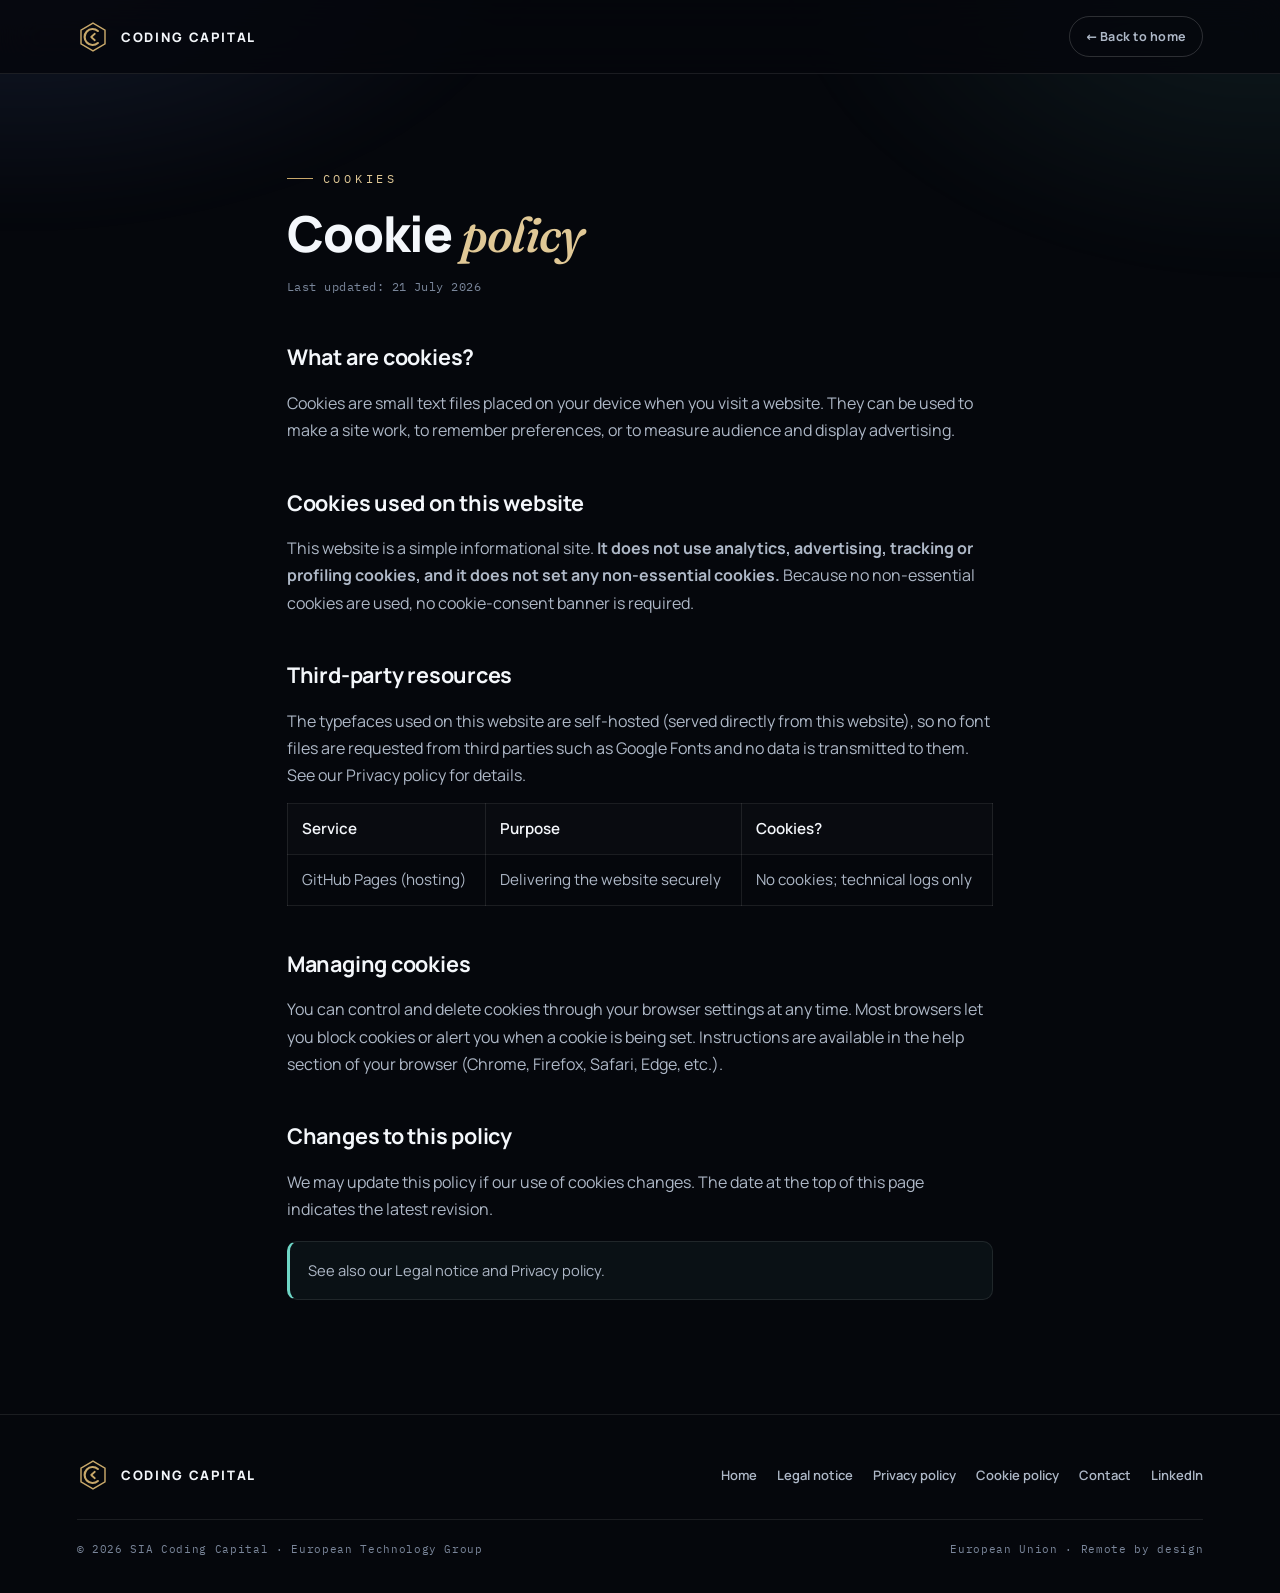
<file: cookies/index.html>
<!DOCTYPE html>
<!-- TEMPLATE — Review before publishing. Update this page if you later add analytics or other cookies. This template is provided for convenience and is not legal advice. -->
<html lang="en">
<head>
  <meta charset="UTF-8" />
  <meta name="viewport" content="width=device-width, initial-scale=1.0" />
  <meta name="description" content="Cookie policy for Coding Capital — European technology group." />
  <meta name="theme-color" content="#05070c" />
  <meta name="color-scheme" content="dark" />
  <meta name="robots" content="noindex" />
  <title>Cookie Policy — Coding Capital</title>
  <link rel="icon" href="/favicon.svg" type="image/svg+xml" />
  <link rel="icon" href="/favicon.ico" sizes="any" />
  <link rel="apple-touch-icon" href="/apple-touch-icon.png" />
  <link rel="stylesheet" href="/assets/fonts.css" />
  <style>
    :root{--bg:#05070c;--ink:#f4f7fb;--ink-soft:#aeb8c7;--ink-mute:#7a869a;--line:rgba(255,255,255,.09);--line-strong:rgba(255,255,255,.16);--gold:#c8a86a;--gold-soft:#e0c896;--teal:#6fd6c6;--pad:clamp(22px,6vw,120px);--maxw:860px;--mono:"IBM Plex Mono",monospace;--serif:"Fraunces",Georgia,serif;--sans:"Manrope",system-ui,sans-serif}
    *{box-sizing:border-box;margin:0;padding:0}
    html{scroll-behavior:smooth}
    body{background:var(--bg);color:var(--ink);font-family:var(--sans);line-height:1.7;-webkit-font-smoothing:antialiased;overflow-x:hidden}
    a{color:inherit;text-decoration:none}
    ::selection{background:var(--gold);color:#05070c}
    .bg-field{position:fixed;inset:0;z-index:0;pointer-events:none;overflow:hidden}
    .bg-field::before{content:"";position:absolute;inset:-20%;background:radial-gradient(50% 40% at 15% 8%,rgba(122,162,255,.14),transparent 60%),radial-gradient(45% 40% at 85% 12%,rgba(111,214,198,.10),transparent 60%);filter:blur(20px)}
    .shell{position:relative;z-index:1}
    .site-header{position:sticky;top:0;z-index:60;display:flex;align-items:center;justify-content:space-between;gap:24px;padding:16px var(--pad);background:rgba(5,7,12,.85);backdrop-filter:blur(18px);border-bottom:1px solid var(--line)}
    .brand{display:flex;align-items:center;gap:12px;font-weight:800;letter-spacing:.14em;font-size:13px;color:var(--ink)}
    .brand-mark{width:32px;height:32px;color:var(--gold)}
    .brand-mark svg{width:100%;height:100%}
    .back-link{font-size:12.5px;font-weight:700;letter-spacing:.02em;color:var(--ink-soft);display:inline-flex;align-items:center;gap:8px;padding:9px 16px;border:1px solid var(--line-strong);border-radius:999px;transition:.25s}
    .back-link:hover{color:var(--ink);border-color:var(--ink)}
    .legal-wrap{max-width:var(--maxw);margin:0 auto;padding:clamp(48px,8vw,86px) var(--pad) clamp(56px,8vw,96px)}
    .eyebrow{font-family:var(--mono);font-size:11.5px;letter-spacing:.32em;color:var(--gold-soft);text-transform:uppercase;margin-bottom:18px;display:inline-flex;align-items:center;gap:10px}
    .eyebrow::before{content:"";width:26px;height:1px;background:var(--gold)}
    h1{font-size:clamp(2.1rem,5vw,3.1rem);font-weight:800;letter-spacing:-.02em;line-height:1.08}
    h1 em{font-family:var(--serif);font-style:italic;font-weight:500;color:var(--gold-soft)}
    .updated{font-family:var(--mono);font-size:12px;color:var(--ink-mute);margin-top:16px;letter-spacing:.04em}
    .legal-body{margin-top:42px}
    .legal-body h2{font-size:1.35rem;margin:40px 0 14px;letter-spacing:-.01em}
    .legal-body h3{font-size:1.02rem;margin:24px 0 8px}
    .legal-body p,.legal-body li{color:var(--ink-soft);font-size:1rem}
    .legal-body p{margin-bottom:14px}
    .legal-body ul{margin:0 0 16px;padding-left:22px;display:flex;flex-direction:column;gap:8px}
    .legal-body a[href^="mailto"],.legal-body a[href^="http"]{color:var(--gold-soft);border-bottom:1px solid rgba(200,168,106,.4)}
    .data-table{width:100%;border-collapse:collapse;margin:8px 0 20px}
    .data-table th,.data-table td{text-align:left;padding:12px 14px;border:1px solid var(--line);vertical-align:top;font-size:.95rem}
    .data-table th{color:var(--ink);font-weight:600;background:rgba(255,255,255,.02)}
    .data-table td{color:var(--ink-soft)}
    .ph{background:rgba(200,168,106,.16);border:1px dashed var(--gold);border-radius:5px;padding:1px 7px;color:var(--gold-soft);font-family:var(--mono);font-size:.85em;letter-spacing:.02em}
    .note{margin:18px 0;padding:16px 18px;border:1px solid var(--line);border-left:3px solid var(--teal);border-radius:10px;background:rgba(111,214,198,.05);font-size:.92rem;color:var(--ink-soft)}
    .site-footer{border-top:1px solid var(--line);padding:44px var(--pad) 34px}
    .footer-main{max-width:1240px;margin:0 auto;display:flex;flex-wrap:wrap;gap:18px 50px;align-items:center;justify-content:space-between}
    .footer-links{display:flex;flex-wrap:wrap;gap:20px;font-size:13px;color:var(--ink-soft);font-weight:600}
    .footer-links a:hover{color:var(--ink)}
    .footer-bottom{max-width:1240px;margin:28px auto 0;padding-top:20px;border-top:1px solid var(--line);display:flex;justify-content:space-between;flex-wrap:wrap;gap:10px;font-family:var(--mono);font-size:11px;letter-spacing:.06em;color:var(--ink-mute)}
    @media(max-width:560px){.data-table th,.data-table td{display:block;border-bottom:0}.data-table tr{display:block;border-bottom:1px solid var(--line)}}
  </style>
</head>
<body>
  <div class="bg-field"></div>
  <div class="shell">
    <header class="site-header">
      <a class="brand" href="/" aria-label="Coding Capital home">
        <span class="brand-mark" aria-hidden="true">
          <svg viewBox="0 0 44 44"><path d="M22 3 38.5 12.5v19L22 41 5.5 31.5v-19L22 3Z" fill="none" stroke="currentColor" stroke-width="2"/><path d="M28.7 13.7a11 11 0 1 0 0 16.6" fill="none" stroke="currentColor" stroke-width="3" stroke-linecap="round"/><path d="m24.5 17.5-5 4.5 5 4.5" fill="none" stroke="currentColor" stroke-width="2.4" stroke-linecap="round" stroke-linejoin="round"/></svg>
        </span>
        <span>CODING CAPITAL</span>
      </a>
      <a class="back-link" href="/">← Back to home</a>
    </header>

    <main class="legal-wrap">
      <p class="eyebrow">Cookies</p>
      <h1>Cookie <em>policy</em></h1>
      <p class="updated">Last updated: 21 July 2026</p>

      <div class="legal-body">
        <h2>What are cookies?</h2>
        <p>Cookies are small text files placed on your device when you visit a website. They can be used to make a site work, to remember preferences, or to measure audience and display advertising.</p>

        <h2>Cookies used on this website</h2>
        <p>This website is a simple informational site. <strong>It does not use analytics, advertising, tracking or profiling cookies, and it does not set any non-essential cookies.</strong> Because no non-essential cookies are used, no cookie-consent banner is required.</p>

        <h2>Third-party resources</h2>
        <p>The typefaces used on this website are self-hosted (served directly from this website), so no font files are requested from third parties such as Google Fonts and no data is transmitted to them. See our <a href="/privacy/">Privacy policy</a> for details.</p>
        <table class="data-table">
          <tr><th>Service</th><th>Purpose</th><th>Cookies?</th></tr>
          <tr><td>GitHub Pages (hosting)</td><td>Delivering the website securely</td><td>No cookies; technical logs only</td></tr>
        </table>

        <h2>Managing cookies</h2>
        <p>You can control and delete cookies through your browser settings at any time. Most browsers let you block cookies or alert you when a cookie is being set. Instructions are available in the help section of your browser (Chrome, Firefox, Safari, Edge, etc.).</p>

        <h2>Changes to this policy</h2>
        <p>We may update this policy if our use of cookies changes. The date at the top of this page indicates the latest revision.</p>

        <div class="note">See also our <a href="/legal/">Legal notice</a> and <a href="/privacy/">Privacy policy</a>.</div>
      </div>
    </main>

    <footer class="site-footer">
      <div class="footer-main">
        <a class="brand" href="/">
          <span class="brand-mark" aria-hidden="true">
            <svg viewBox="0 0 44 44"><path d="M22 3 38.5 12.5v19L22 41 5.5 31.5v-19L22 3Z" fill="none" stroke="currentColor" stroke-width="2"/><path d="M28.7 13.7a11 11 0 1 0 0 16.6" fill="none" stroke="currentColor" stroke-width="3" stroke-linecap="round"/><path d="m24.5 17.5-5 4.5 5 4.5" fill="none" stroke="currentColor" stroke-width="2.4" stroke-linecap="round" stroke-linejoin="round"/></svg>
          </span>
          <span>CODING CAPITAL</span>
        </a>
        <div class="footer-links">
          <a href="/">Home</a>
          <a href="/legal/">Legal notice</a>
          <a href="/privacy/">Privacy policy</a>
          <a href="/cookies/">Cookie policy</a>
          <a href="mailto:contact@coding-capital.com">Contact</a>
          <a href="https://www.linkedin.com/company/sia-coding-capital" target="_blank" rel="noopener">LinkedIn</a>
        </div>
      </div>
      <div class="footer-bottom">
        <span>© <span id="y"></span> SIA Coding Capital · European Technology Group</span>
        <span>European Union · Remote by design</span>
      </div>
    </footer>
  </div>
  <script>document.getElementById('y').textContent=new Date().getFullYear();</script>
</body>
</html>
</file>
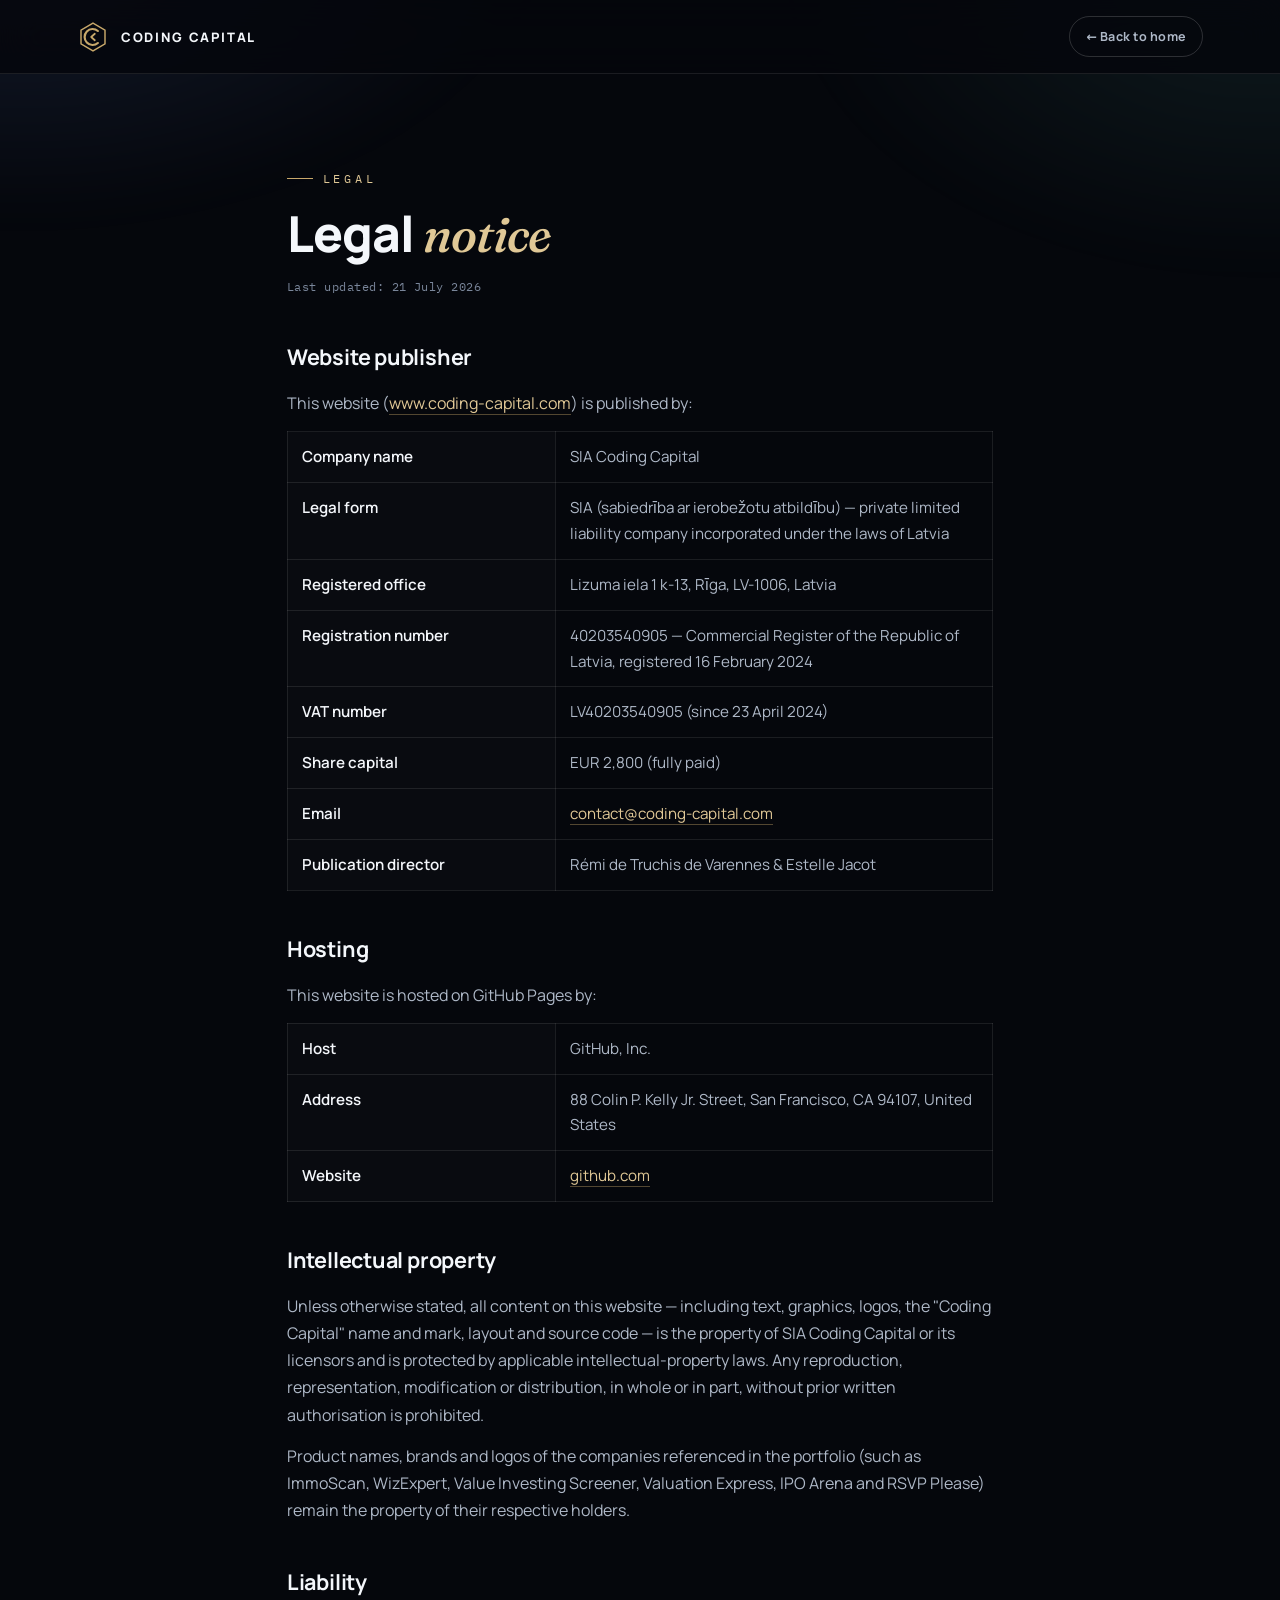
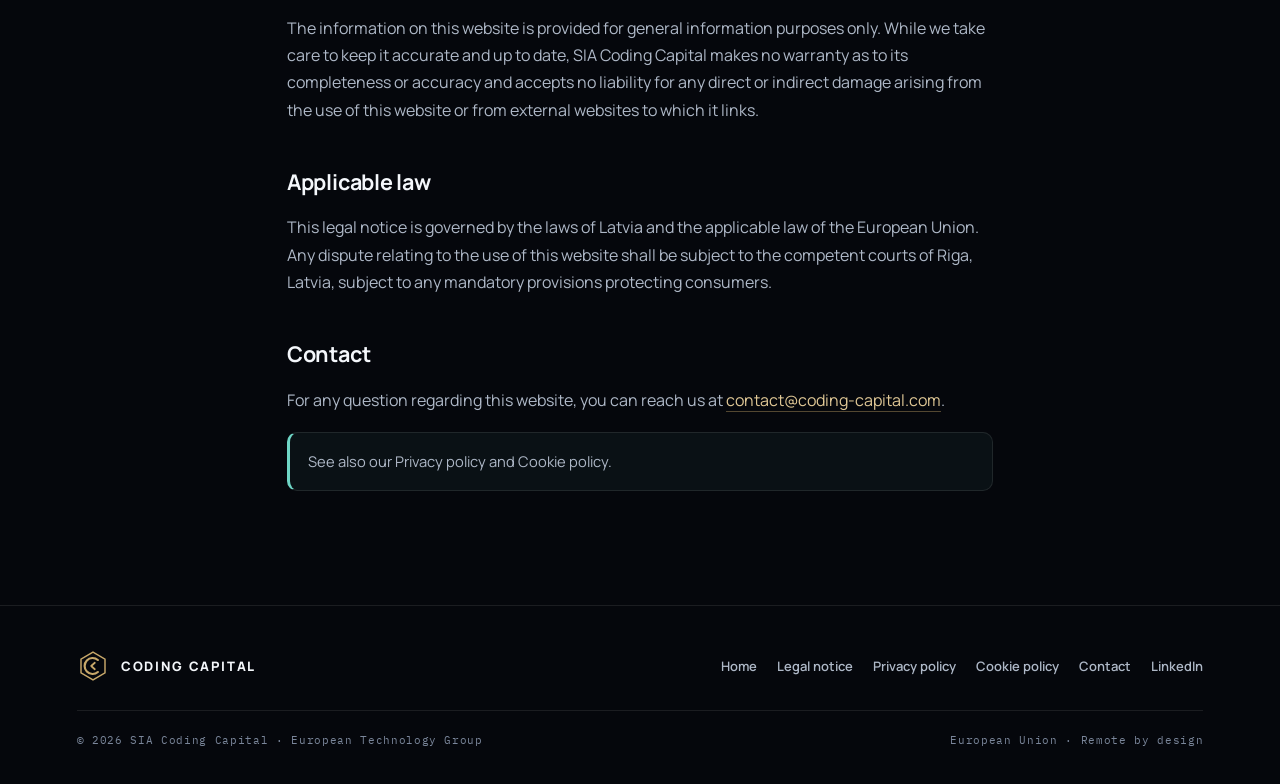
<file: legal/index.html>
<!DOCTYPE html>
<!-- TEMPLATE — Replace every highlighted [placeholder] with your company's real details before publishing. This template is provided for convenience and is not legal advice. -->
<html lang="en">
<head>
  <meta charset="UTF-8" />
  <meta name="viewport" content="width=device-width, initial-scale=1.0" />
  <meta name="description" content="Legal notice for Coding Capital — European technology group." />
  <meta name="theme-color" content="#05070c" />
  <meta name="color-scheme" content="dark" />
  <meta name="robots" content="noindex" />
  <title>Legal Notice — Coding Capital</title>
  <link rel="icon" href="/favicon.svg" type="image/svg+xml" />
  <link rel="icon" href="/favicon.ico" sizes="any" />
  <link rel="apple-touch-icon" href="/apple-touch-icon.png" />
  <link rel="stylesheet" href="/assets/fonts.css" />
  <style>
    :root{--bg:#05070c;--ink:#f4f7fb;--ink-soft:#aeb8c7;--ink-mute:#7a869a;--line:rgba(255,255,255,.09);--line-strong:rgba(255,255,255,.16);--gold:#c8a86a;--gold-soft:#e0c896;--teal:#6fd6c6;--pad:clamp(22px,6vw,120px);--maxw:860px;--mono:"IBM Plex Mono",monospace;--serif:"Fraunces",Georgia,serif;--sans:"Manrope",system-ui,sans-serif}
    *{box-sizing:border-box;margin:0;padding:0}
    html{scroll-behavior:smooth}
    body{background:var(--bg);color:var(--ink);font-family:var(--sans);line-height:1.7;-webkit-font-smoothing:antialiased;overflow-x:hidden}
    a{color:inherit;text-decoration:none}
    ::selection{background:var(--gold);color:#05070c}
    .bg-field{position:fixed;inset:0;z-index:0;pointer-events:none;overflow:hidden}
    .bg-field::before{content:"";position:absolute;inset:-20%;background:radial-gradient(50% 40% at 15% 8%,rgba(122,162,255,.14),transparent 60%),radial-gradient(45% 40% at 85% 12%,rgba(111,214,198,.10),transparent 60%);filter:blur(20px)}
    .shell{position:relative;z-index:1}
    .site-header{position:sticky;top:0;z-index:60;display:flex;align-items:center;justify-content:space-between;gap:24px;padding:16px var(--pad);background:rgba(5,7,12,.85);backdrop-filter:blur(18px);border-bottom:1px solid var(--line)}
    .brand{display:flex;align-items:center;gap:12px;font-weight:800;letter-spacing:.14em;font-size:13px;color:var(--ink)}
    .brand-mark{width:32px;height:32px;color:var(--gold)}
    .brand-mark svg{width:100%;height:100%}
    .back-link{font-size:12.5px;font-weight:700;letter-spacing:.02em;color:var(--ink-soft);display:inline-flex;align-items:center;gap:8px;padding:9px 16px;border:1px solid var(--line-strong);border-radius:999px;transition:.25s}
    .back-link:hover{color:var(--ink);border-color:var(--ink)}
    .legal-wrap{max-width:var(--maxw);margin:0 auto;padding:clamp(48px,8vw,86px) var(--pad) clamp(56px,8vw,96px)}
    .eyebrow{font-family:var(--mono);font-size:11.5px;letter-spacing:.32em;color:var(--gold-soft);text-transform:uppercase;margin-bottom:18px;display:inline-flex;align-items:center;gap:10px}
    .eyebrow::before{content:"";width:26px;height:1px;background:var(--gold)}
    h1{font-size:clamp(2.1rem,5vw,3.1rem);font-weight:800;letter-spacing:-.02em;line-height:1.08}
    h1 em{font-family:var(--serif);font-style:italic;font-weight:500;color:var(--gold-soft)}
    .updated{font-family:var(--mono);font-size:12px;color:var(--ink-mute);margin-top:16px;letter-spacing:.04em}
    .legal-body{margin-top:42px}
    .legal-body h2{font-size:1.35rem;margin:40px 0 14px;letter-spacing:-.01em}
    .legal-body h3{font-size:1.02rem;margin:24px 0 8px}
    .legal-body p,.legal-body li{color:var(--ink-soft);font-size:1rem}
    .legal-body p{margin-bottom:14px}
    .legal-body ul{margin:0 0 16px;padding-left:22px;display:flex;flex-direction:column;gap:8px}
    .legal-body a[href^="mailto"],.legal-body a[href^="http"]{color:var(--gold-soft);border-bottom:1px solid rgba(200,168,106,.4)}
    .data-table{width:100%;border-collapse:collapse;margin:8px 0 20px}
    .data-table th,.data-table td{text-align:left;padding:12px 14px;border:1px solid var(--line);vertical-align:top;font-size:.95rem}
    .data-table th{color:var(--ink);font-weight:600;width:38%;background:rgba(255,255,255,.02)}
    .data-table td{color:var(--ink-soft)}
    .ph{background:rgba(200,168,106,.16);border:1px dashed var(--gold);border-radius:5px;padding:1px 7px;color:var(--gold-soft);font-family:var(--mono);font-size:.85em;letter-spacing:.02em}
    .note{margin:18px 0;padding:16px 18px;border:1px solid var(--line);border-left:3px solid var(--teal);border-radius:10px;background:rgba(111,214,198,.05);font-size:.92rem;color:var(--ink-soft)}
    .site-footer{border-top:1px solid var(--line);padding:44px var(--pad) 34px}
    .footer-main{max-width:1240px;margin:0 auto;display:flex;flex-wrap:wrap;gap:18px 50px;align-items:center;justify-content:space-between}
    .footer-links{display:flex;flex-wrap:wrap;gap:20px;font-size:13px;color:var(--ink-soft);font-weight:600}
    .footer-links a:hover{color:var(--ink)}
    .footer-bottom{max-width:1240px;margin:28px auto 0;padding-top:20px;border-top:1px solid var(--line);display:flex;justify-content:space-between;flex-wrap:wrap;gap:10px;font-family:var(--mono);font-size:11px;letter-spacing:.06em;color:var(--ink-mute)}
    @media(max-width:560px){.data-table th{width:auto}.data-table th,.data-table td{display:block;border-bottom:0}.data-table tr{display:block;border-bottom:1px solid var(--line)}}
  </style>
</head>
<body>
  <div class="bg-field"></div>
  <div class="shell">
    <header class="site-header">
      <a class="brand" href="/" aria-label="Coding Capital home">
        <span class="brand-mark" aria-hidden="true">
          <svg viewBox="0 0 44 44"><path d="M22 3 38.5 12.5v19L22 41 5.5 31.5v-19L22 3Z" fill="none" stroke="currentColor" stroke-width="2"/><path d="M28.7 13.7a11 11 0 1 0 0 16.6" fill="none" stroke="currentColor" stroke-width="3" stroke-linecap="round"/><path d="m24.5 17.5-5 4.5 5 4.5" fill="none" stroke="currentColor" stroke-width="2.4" stroke-linecap="round" stroke-linejoin="round"/></svg>
        </span>
        <span>CODING CAPITAL</span>
      </a>
      <a class="back-link" href="/">← Back to home</a>
    </header>

    <main class="legal-wrap">
      <p class="eyebrow">Legal</p>
      <h1>Legal <em>notice</em></h1>
      <p class="updated">Last updated: 21 July 2026</p>

      <div class="legal-body">
        <h2>Website publisher</h2>
        <p>This website (<a href="https://www.coding-capital.com">www.coding-capital.com</a>) is published by:</p>
        <table class="data-table">
          <tr><th>Company name</th><td>SIA Coding Capital</td></tr>
          <tr><th>Legal form</th><td>SIA (sabiedrība ar ierobežotu atbildību) — private limited liability company incorporated under the laws of Latvia</td></tr>
          <tr><th>Registered office</th><td>Lizuma iela 1 k-13, Rīga, LV-1006, Latvia</td></tr>
          <tr><th>Registration number</th><td>40203540905 — Commercial Register of the Republic of Latvia, registered 16 February 2024</td></tr>
          <tr><th>VAT number</th><td>LV40203540905 (since 23 April 2024)</td></tr>
          <tr><th>Share capital</th><td>EUR 2,800 (fully paid)</td></tr>
          <tr><th>Email</th><td><a href="mailto:contact@coding-capital.com">contact@coding-capital.com</a></td></tr>
          <tr><th>Publication director</th><td>Rémi de Truchis de Varennes &amp; Estelle Jacot</td></tr>
        </table>

        <h2>Hosting</h2>
        <p>This website is hosted on GitHub Pages by:</p>
        <table class="data-table">
          <tr><th>Host</th><td>GitHub, Inc.</td></tr>
          <tr><th>Address</th><td>88 Colin P. Kelly Jr. Street, San Francisco, CA 94107, United States</td></tr>
          <tr><th>Website</th><td><a href="https://github.com">github.com</a></td></tr>
        </table>

        <h2>Intellectual property</h2>
        <p>Unless otherwise stated, all content on this website — including text, graphics, logos, the "Coding Capital" name and mark, layout and source code — is the property of SIA Coding Capital or its licensors and is protected by applicable intellectual-property laws. Any reproduction, representation, modification or distribution, in whole or in part, without prior written authorisation is prohibited.</p>
        <p>Product names, brands and logos of the companies referenced in the portfolio (such as ImmoScan, WizExpert, Value Investing Screener, Valuation Express, IPO Arena and RSVP Please) remain the property of their respective holders.</p>

        <h2>Liability</h2>
        <p>The information on this website is provided for general information purposes only. While we take care to keep it accurate and up to date, SIA Coding Capital makes no warranty as to its completeness or accuracy and accepts no liability for any direct or indirect damage arising from the use of this website or from external websites to which it links.</p>

        <h2>Applicable law</h2>
        <p>This legal notice is governed by the laws of Latvia and the applicable law of the European Union. Any dispute relating to the use of this website shall be subject to the competent courts of Riga, Latvia, subject to any mandatory provisions protecting consumers.</p>

        <h2>Contact</h2>
        <p>For any question regarding this website, you can reach us at <a href="mailto:contact@coding-capital.com">contact@coding-capital.com</a>.</p>

        <div class="note">See also our <a href="/privacy/">Privacy policy</a> and <a href="/cookies/">Cookie policy</a>.</div>
      </div>
    </main>

    <footer class="site-footer">
      <div class="footer-main">
        <a class="brand" href="/">
          <span class="brand-mark" aria-hidden="true">
            <svg viewBox="0 0 44 44"><path d="M22 3 38.5 12.5v19L22 41 5.5 31.5v-19L22 3Z" fill="none" stroke="currentColor" stroke-width="2"/><path d="M28.7 13.7a11 11 0 1 0 0 16.6" fill="none" stroke="currentColor" stroke-width="3" stroke-linecap="round"/><path d="m24.5 17.5-5 4.5 5 4.5" fill="none" stroke="currentColor" stroke-width="2.4" stroke-linecap="round" stroke-linejoin="round"/></svg>
          </span>
          <span>CODING CAPITAL</span>
        </a>
        <div class="footer-links">
          <a href="/">Home</a>
          <a href="/legal/">Legal notice</a>
          <a href="/privacy/">Privacy policy</a>
          <a href="/cookies/">Cookie policy</a>
          <a href="mailto:contact@coding-capital.com">Contact</a>
          <a href="https://www.linkedin.com/company/sia-coding-capital" target="_blank" rel="noopener">LinkedIn</a>
        </div>
      </div>
      <div class="footer-bottom">
        <span>© <span id="y"></span> SIA Coding Capital · European Technology Group</span>
        <span>European Union · Remote by design</span>
      </div>
    </footer>
  </div>
  <script>document.getElementById('y').textContent=new Date().getFullYear();</script>
</body>
</html>
</file>
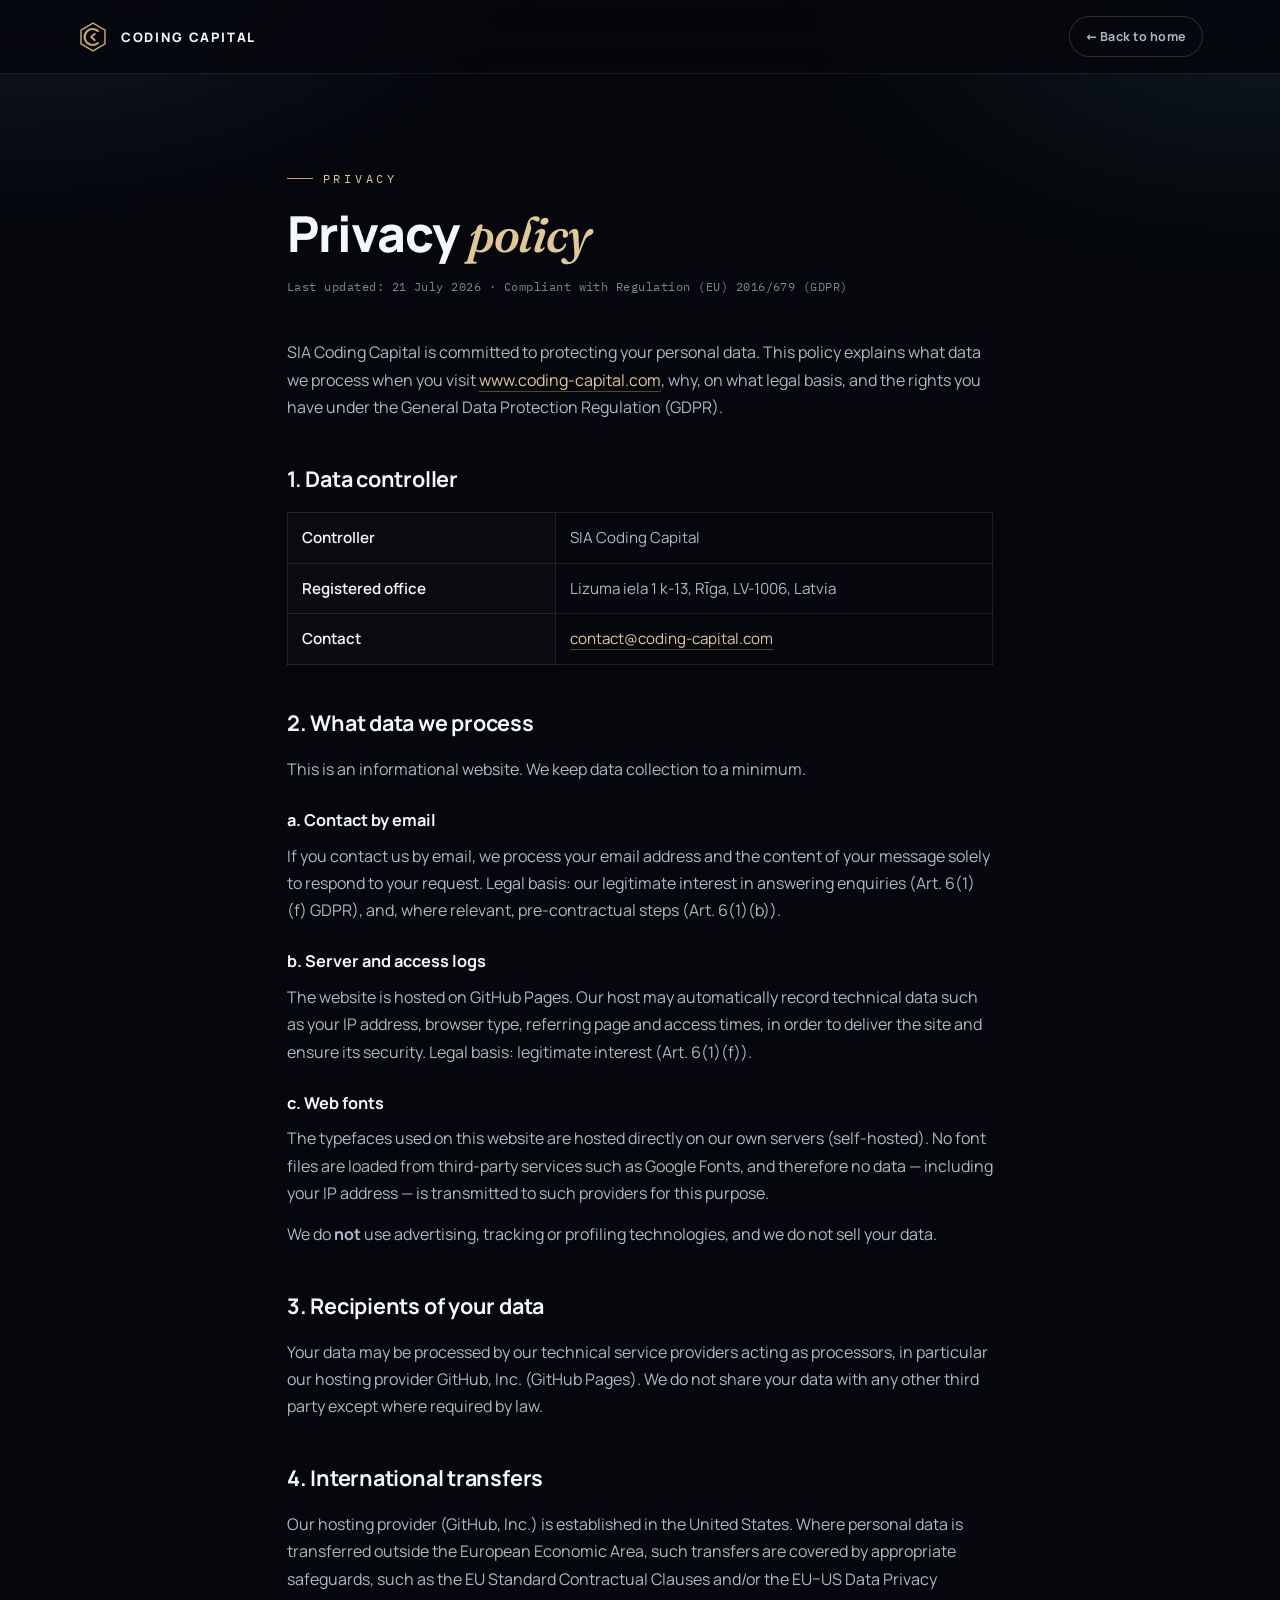
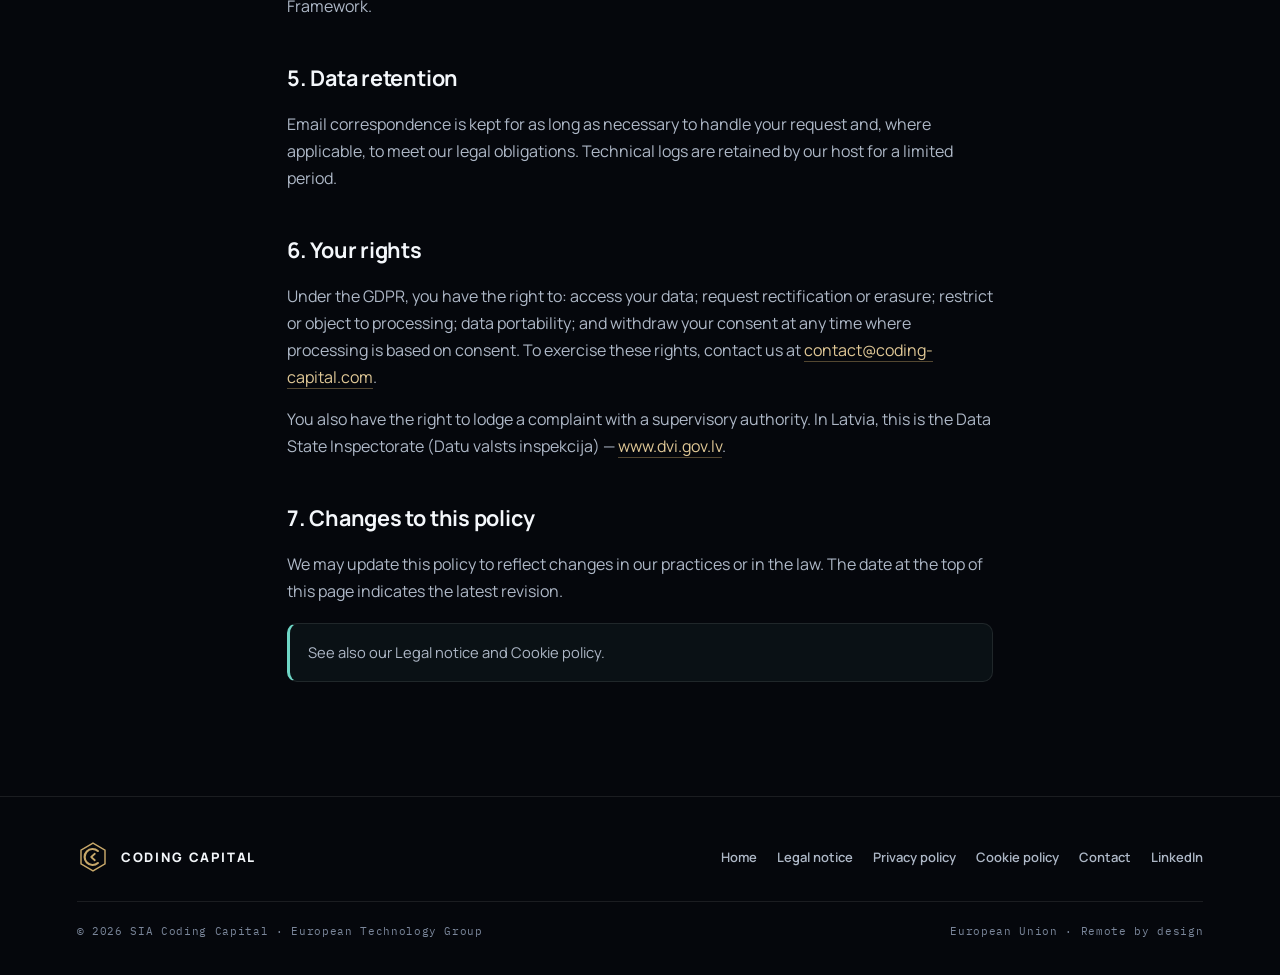
<file: privacy/index.html>
<!DOCTYPE html>
<!-- TEMPLATE — Replace every highlighted [placeholder] with your company's real details before publishing. This template is provided for convenience and is not legal advice. -->
<html lang="en">
<head>
  <meta charset="UTF-8" />
  <meta name="viewport" content="width=device-width, initial-scale=1.0" />
  <meta name="description" content="Privacy policy (GDPR) for Coding Capital — European technology group." />
  <meta name="theme-color" content="#05070c" />
  <meta name="color-scheme" content="dark" />
  <meta name="robots" content="noindex" />
  <title>Privacy Policy — Coding Capital</title>
  <link rel="icon" href="/favicon.svg" type="image/svg+xml" />
  <link rel="icon" href="/favicon.ico" sizes="any" />
  <link rel="apple-touch-icon" href="/apple-touch-icon.png" />
  <link rel="stylesheet" href="/assets/fonts.css" />
  <style>
    :root{--bg:#05070c;--ink:#f4f7fb;--ink-soft:#aeb8c7;--ink-mute:#7a869a;--line:rgba(255,255,255,.09);--line-strong:rgba(255,255,255,.16);--gold:#c8a86a;--gold-soft:#e0c896;--teal:#6fd6c6;--pad:clamp(22px,6vw,120px);--maxw:860px;--mono:"IBM Plex Mono",monospace;--serif:"Fraunces",Georgia,serif;--sans:"Manrope",system-ui,sans-serif}
    *{box-sizing:border-box;margin:0;padding:0}
    html{scroll-behavior:smooth}
    body{background:var(--bg);color:var(--ink);font-family:var(--sans);line-height:1.7;-webkit-font-smoothing:antialiased;overflow-x:hidden}
    a{color:inherit;text-decoration:none}
    ::selection{background:var(--gold);color:#05070c}
    .bg-field{position:fixed;inset:0;z-index:0;pointer-events:none;overflow:hidden}
    .bg-field::before{content:"";position:absolute;inset:-20%;background:radial-gradient(50% 40% at 15% 8%,rgba(122,162,255,.14),transparent 60%),radial-gradient(45% 40% at 85% 12%,rgba(111,214,198,.10),transparent 60%);filter:blur(20px)}
    .shell{position:relative;z-index:1}
    .site-header{position:sticky;top:0;z-index:60;display:flex;align-items:center;justify-content:space-between;gap:24px;padding:16px var(--pad);background:rgba(5,7,12,.85);backdrop-filter:blur(18px);border-bottom:1px solid var(--line)}
    .brand{display:flex;align-items:center;gap:12px;font-weight:800;letter-spacing:.14em;font-size:13px;color:var(--ink)}
    .brand-mark{width:32px;height:32px;color:var(--gold)}
    .brand-mark svg{width:100%;height:100%}
    .back-link{font-size:12.5px;font-weight:700;letter-spacing:.02em;color:var(--ink-soft);display:inline-flex;align-items:center;gap:8px;padding:9px 16px;border:1px solid var(--line-strong);border-radius:999px;transition:.25s}
    .back-link:hover{color:var(--ink);border-color:var(--ink)}
    .legal-wrap{max-width:var(--maxw);margin:0 auto;padding:clamp(48px,8vw,86px) var(--pad) clamp(56px,8vw,96px)}
    .eyebrow{font-family:var(--mono);font-size:11.5px;letter-spacing:.32em;color:var(--gold-soft);text-transform:uppercase;margin-bottom:18px;display:inline-flex;align-items:center;gap:10px}
    .eyebrow::before{content:"";width:26px;height:1px;background:var(--gold)}
    h1{font-size:clamp(2.1rem,5vw,3.1rem);font-weight:800;letter-spacing:-.02em;line-height:1.08}
    h1 em{font-family:var(--serif);font-style:italic;font-weight:500;color:var(--gold-soft)}
    .updated{font-family:var(--mono);font-size:12px;color:var(--ink-mute);margin-top:16px;letter-spacing:.04em}
    .legal-body{margin-top:42px}
    .legal-body h2{font-size:1.35rem;margin:40px 0 14px;letter-spacing:-.01em}
    .legal-body h3{font-size:1.02rem;margin:24px 0 8px}
    .legal-body p,.legal-body li{color:var(--ink-soft);font-size:1rem}
    .legal-body p{margin-bottom:14px}
    .legal-body ul{margin:0 0 16px;padding-left:22px;display:flex;flex-direction:column;gap:8px}
    .legal-body a[href^="mailto"],.legal-body a[href^="http"]{color:var(--gold-soft);border-bottom:1px solid rgba(200,168,106,.4)}
    .data-table{width:100%;border-collapse:collapse;margin:8px 0 20px}
    .data-table th,.data-table td{text-align:left;padding:12px 14px;border:1px solid var(--line);vertical-align:top;font-size:.95rem}
    .data-table th{color:var(--ink);font-weight:600;width:38%;background:rgba(255,255,255,.02)}
    .data-table td{color:var(--ink-soft)}
    .ph{background:rgba(200,168,106,.16);border:1px dashed var(--gold);border-radius:5px;padding:1px 7px;color:var(--gold-soft);font-family:var(--mono);font-size:.85em;letter-spacing:.02em}
    .note{margin:18px 0;padding:16px 18px;border:1px solid var(--line);border-left:3px solid var(--teal);border-radius:10px;background:rgba(111,214,198,.05);font-size:.92rem;color:var(--ink-soft)}
    .site-footer{border-top:1px solid var(--line);padding:44px var(--pad) 34px}
    .footer-main{max-width:1240px;margin:0 auto;display:flex;flex-wrap:wrap;gap:18px 50px;align-items:center;justify-content:space-between}
    .footer-links{display:flex;flex-wrap:wrap;gap:20px;font-size:13px;color:var(--ink-soft);font-weight:600}
    .footer-links a:hover{color:var(--ink)}
    .footer-bottom{max-width:1240px;margin:28px auto 0;padding-top:20px;border-top:1px solid var(--line);display:flex;justify-content:space-between;flex-wrap:wrap;gap:10px;font-family:var(--mono);font-size:11px;letter-spacing:.06em;color:var(--ink-mute)}
    @media(max-width:560px){.data-table th{width:auto}.data-table th,.data-table td{display:block;border-bottom:0}.data-table tr{display:block;border-bottom:1px solid var(--line)}}
  </style>
</head>
<body>
  <div class="bg-field"></div>
  <div class="shell">
    <header class="site-header">
      <a class="brand" href="/" aria-label="Coding Capital home">
        <span class="brand-mark" aria-hidden="true">
          <svg viewBox="0 0 44 44"><path d="M22 3 38.5 12.5v19L22 41 5.5 31.5v-19L22 3Z" fill="none" stroke="currentColor" stroke-width="2"/><path d="M28.7 13.7a11 11 0 1 0 0 16.6" fill="none" stroke="currentColor" stroke-width="3" stroke-linecap="round"/><path d="m24.5 17.5-5 4.5 5 4.5" fill="none" stroke="currentColor" stroke-width="2.4" stroke-linecap="round" stroke-linejoin="round"/></svg>
        </span>
        <span>CODING CAPITAL</span>
      </a>
      <a class="back-link" href="/">← Back to home</a>
    </header>

    <main class="legal-wrap">
      <p class="eyebrow">Privacy</p>
      <h1>Privacy <em>policy</em></h1>
      <p class="updated">Last updated: 21 July 2026 · Compliant with Regulation (EU) 2016/679 (GDPR)</p>

      <div class="legal-body">
        <p>SIA Coding Capital is committed to protecting your personal data. This policy explains what data we process when you visit <a href="https://www.coding-capital.com">www.coding-capital.com</a>, why, on what legal basis, and the rights you have under the General Data Protection Regulation (GDPR).</p>

        <h2>1. Data controller</h2>
        <table class="data-table">
          <tr><th>Controller</th><td>SIA Coding Capital</td></tr>
          <tr><th>Registered office</th><td>Lizuma iela 1 k-13, Rīga, LV-1006, Latvia</td></tr>
          <tr><th>Contact</th><td><a href="mailto:contact@coding-capital.com">contact@coding-capital.com</a></td></tr>
        </table>

        <h2>2. What data we process</h2>
        <p>This is an informational website. We keep data collection to a minimum.</p>
        <h3>a. Contact by email</h3>
        <p>If you contact us by email, we process your email address and the content of your message solely to respond to your request. Legal basis: our legitimate interest in answering enquiries (Art. 6(1)(f) GDPR), and, where relevant, pre-contractual steps (Art. 6(1)(b)).</p>
        <h3>b. Server and access logs</h3>
        <p>The website is hosted on GitHub Pages. Our host may automatically record technical data such as your IP address, browser type, referring page and access times, in order to deliver the site and ensure its security. Legal basis: legitimate interest (Art. 6(1)(f)).</p>
        <h3>c. Web fonts</h3>
        <p>The typefaces used on this website are hosted directly on our own servers (self-hosted). No font files are loaded from third-party services such as Google Fonts, and therefore no data — including your IP address — is transmitted to such providers for this purpose.</p>
        <p>We do <strong>not</strong> use advertising, tracking or profiling technologies, and we do not sell your data.</p>

        <h2>3. Recipients of your data</h2>
        <p>Your data may be processed by our technical service providers acting as processors, in particular our hosting provider GitHub, Inc. (GitHub Pages). We do not share your data with any other third party except where required by law.</p>

        <h2>4. International transfers</h2>
        <p>Our hosting provider (GitHub, Inc.) is established in the United States. Where personal data is transferred outside the European Economic Area, such transfers are covered by appropriate safeguards, such as the EU Standard Contractual Clauses and/or the EU–US Data Privacy Framework.</p>

        <h2>5. Data retention</h2>
        <p>Email correspondence is kept for as long as necessary to handle your request and, where applicable, to meet our legal obligations. Technical logs are retained by our host for a limited period.</p>

        <h2>6. Your rights</h2>
        <p>Under the GDPR, you have the right to: access your data; request rectification or erasure; restrict or object to processing; data portability; and withdraw your consent at any time where processing is based on consent. To exercise these rights, contact us at <a href="mailto:contact@coding-capital.com">contact@coding-capital.com</a>.</p>
        <p>You also have the right to lodge a complaint with a supervisory authority. In Latvia, this is the Data State Inspectorate (Datu valsts inspekcija) — <a href="https://www.dvi.gov.lv" target="_blank" rel="noopener">www.dvi.gov.lv</a>.</p>

        <h2>7. Changes to this policy</h2>
        <p>We may update this policy to reflect changes in our practices or in the law. The date at the top of this page indicates the latest revision.</p>

        <div class="note">See also our <a href="/legal/">Legal notice</a> and <a href="/cookies/">Cookie policy</a>.</div>
      </div>
    </main>

    <footer class="site-footer">
      <div class="footer-main">
        <a class="brand" href="/">
          <span class="brand-mark" aria-hidden="true">
            <svg viewBox="0 0 44 44"><path d="M22 3 38.5 12.5v19L22 41 5.5 31.5v-19L22 3Z" fill="none" stroke="currentColor" stroke-width="2"/><path d="M28.7 13.7a11 11 0 1 0 0 16.6" fill="none" stroke="currentColor" stroke-width="3" stroke-linecap="round"/><path d="m24.5 17.5-5 4.5 5 4.5" fill="none" stroke="currentColor" stroke-width="2.4" stroke-linecap="round" stroke-linejoin="round"/></svg>
          </span>
          <span>CODING CAPITAL</span>
        </a>
        <div class="footer-links">
          <a href="/">Home</a>
          <a href="/legal/">Legal notice</a>
          <a href="/privacy/">Privacy policy</a>
          <a href="/cookies/">Cookie policy</a>
          <a href="mailto:contact@coding-capital.com">Contact</a>
          <a href="https://www.linkedin.com/company/sia-coding-capital" target="_blank" rel="noopener">LinkedIn</a>
        </div>
      </div>
      <div class="footer-bottom">
        <span>© <span id="y"></span> SIA Coding Capital · European Technology Group</span>
        <span>European Union · Remote by design</span>
      </div>
    </footer>
  </div>
  <script>document.getElementById('y').textContent=new Date().getFullYear();</script>
</body>
</html>
</file>
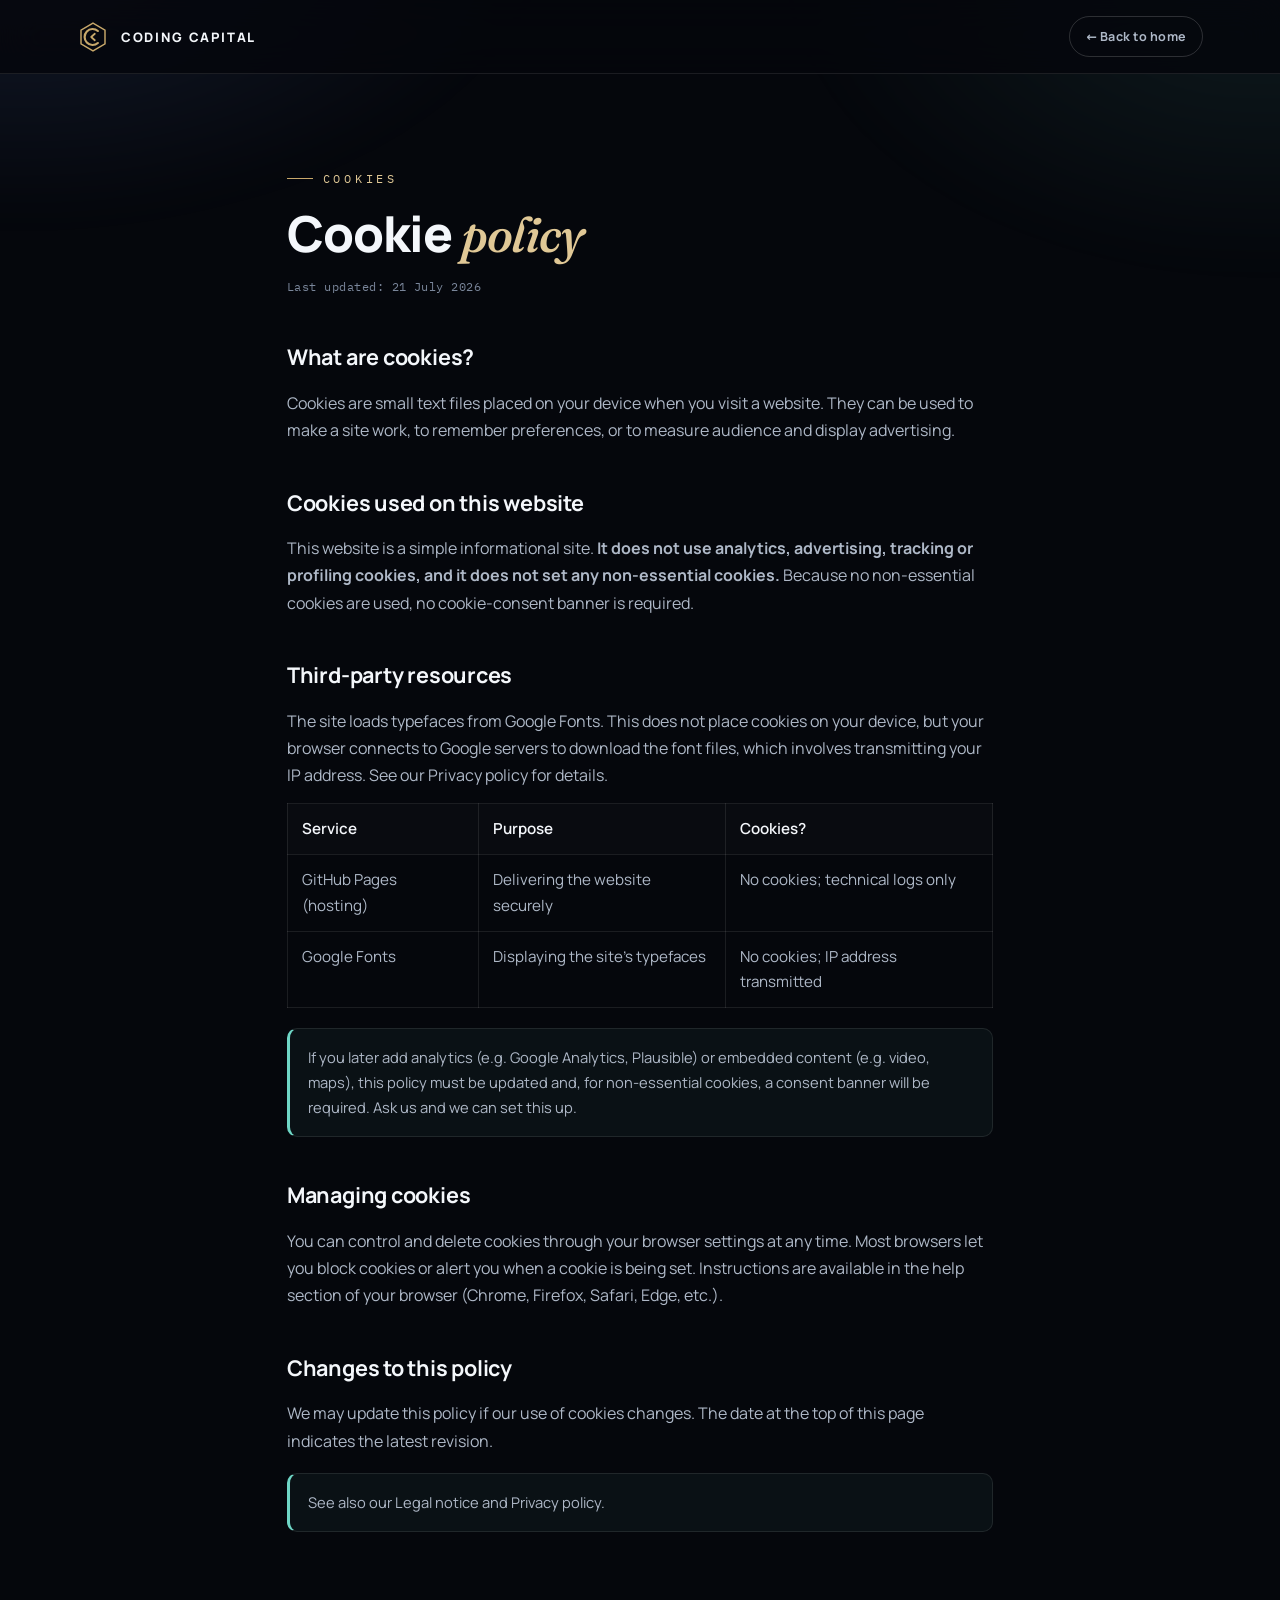
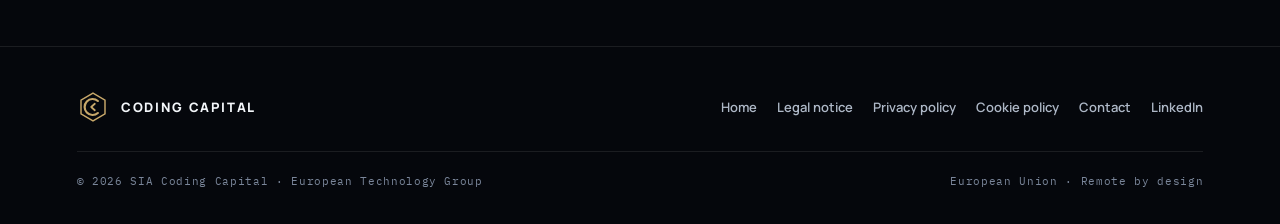
<file: cookies.html>
<!DOCTYPE html>
<!-- TEMPLATE — Review before publishing. Update this page if you later add analytics or other cookies. This template is provided for convenience and is not legal advice. -->
<html lang="en">
<head>
  <meta charset="UTF-8" />
  <meta name="viewport" content="width=device-width, initial-scale=1.0" />
  <meta name="description" content="Cookie policy for Coding Capital — European technology group." />
  <meta name="theme-color" content="#05070c" />
  <meta name="color-scheme" content="dark" />
  <meta name="robots" content="noindex" />
  <title>Cookie Policy — Coding Capital</title>
  <link rel="stylesheet" href="assets/fonts.css" />
  <style>
    :root{--bg:#05070c;--ink:#f4f7fb;--ink-soft:#aeb8c7;--ink-mute:#7a869a;--line:rgba(255,255,255,.09);--line-strong:rgba(255,255,255,.16);--gold:#c8a86a;--gold-soft:#e0c896;--teal:#6fd6c6;--pad:clamp(22px,6vw,120px);--maxw:860px;--mono:"IBM Plex Mono",monospace;--serif:"Fraunces",Georgia,serif;--sans:"Manrope",system-ui,sans-serif}
    *{box-sizing:border-box;margin:0;padding:0}
    html{scroll-behavior:smooth}
    body{background:var(--bg);color:var(--ink);font-family:var(--sans);line-height:1.7;-webkit-font-smoothing:antialiased;overflow-x:hidden}
    a{color:inherit;text-decoration:none}
    ::selection{background:var(--gold);color:#05070c}
    .bg-field{position:fixed;inset:0;z-index:0;pointer-events:none;overflow:hidden}
    .bg-field::before{content:"";position:absolute;inset:-20%;background:radial-gradient(50% 40% at 15% 8%,rgba(122,162,255,.14),transparent 60%),radial-gradient(45% 40% at 85% 12%,rgba(111,214,198,.10),transparent 60%);filter:blur(20px)}
    .shell{position:relative;z-index:1}
    .site-header{position:sticky;top:0;z-index:60;display:flex;align-items:center;justify-content:space-between;gap:24px;padding:16px var(--pad);background:rgba(5,7,12,.85);backdrop-filter:blur(18px);border-bottom:1px solid var(--line)}
    .brand{display:flex;align-items:center;gap:12px;font-weight:800;letter-spacing:.14em;font-size:13px;color:var(--ink)}
    .brand-mark{width:32px;height:32px;color:var(--gold)}
    .brand-mark svg{width:100%;height:100%}
    .back-link{font-size:12.5px;font-weight:700;letter-spacing:.02em;color:var(--ink-soft);display:inline-flex;align-items:center;gap:8px;padding:9px 16px;border:1px solid var(--line-strong);border-radius:999px;transition:.25s}
    .back-link:hover{color:var(--ink);border-color:var(--ink)}
    .legal-wrap{max-width:var(--maxw);margin:0 auto;padding:clamp(48px,8vw,86px) var(--pad) clamp(56px,8vw,96px)}
    .eyebrow{font-family:var(--mono);font-size:11.5px;letter-spacing:.32em;color:var(--gold-soft);text-transform:uppercase;margin-bottom:18px;display:inline-flex;align-items:center;gap:10px}
    .eyebrow::before{content:"";width:26px;height:1px;background:var(--gold)}
    h1{font-size:clamp(2.1rem,5vw,3.1rem);font-weight:800;letter-spacing:-.02em;line-height:1.08}
    h1 em{font-family:var(--serif);font-style:italic;font-weight:500;color:var(--gold-soft)}
    .updated{font-family:var(--mono);font-size:12px;color:var(--ink-mute);margin-top:16px;letter-spacing:.04em}
    .legal-body{margin-top:42px}
    .legal-body h2{font-size:1.35rem;margin:40px 0 14px;letter-spacing:-.01em}
    .legal-body h3{font-size:1.02rem;margin:24px 0 8px}
    .legal-body p,.legal-body li{color:var(--ink-soft);font-size:1rem}
    .legal-body p{margin-bottom:14px}
    .legal-body ul{margin:0 0 16px;padding-left:22px;display:flex;flex-direction:column;gap:8px}
    .legal-body a[href^="mailto"],.legal-body a[href^="http"]{color:var(--gold-soft);border-bottom:1px solid rgba(200,168,106,.4)}
    .data-table{width:100%;border-collapse:collapse;margin:8px 0 20px}
    .data-table th,.data-table td{text-align:left;padding:12px 14px;border:1px solid var(--line);vertical-align:top;font-size:.95rem}
    .data-table th{color:var(--ink);font-weight:600;background:rgba(255,255,255,.02)}
    .data-table td{color:var(--ink-soft)}
    .ph{background:rgba(200,168,106,.16);border:1px dashed var(--gold);border-radius:5px;padding:1px 7px;color:var(--gold-soft);font-family:var(--mono);font-size:.85em;letter-spacing:.02em}
    .note{margin:18px 0;padding:16px 18px;border:1px solid var(--line);border-left:3px solid var(--teal);border-radius:10px;background:rgba(111,214,198,.05);font-size:.92rem;color:var(--ink-soft)}
    .site-footer{border-top:1px solid var(--line);padding:44px var(--pad) 34px}
    .footer-main{max-width:1240px;margin:0 auto;display:flex;flex-wrap:wrap;gap:18px 50px;align-items:center;justify-content:space-between}
    .footer-links{display:flex;flex-wrap:wrap;gap:20px;font-size:13px;color:var(--ink-soft);font-weight:600}
    .footer-links a:hover{color:var(--ink)}
    .footer-bottom{max-width:1240px;margin:28px auto 0;padding-top:20px;border-top:1px solid var(--line);display:flex;justify-content:space-between;flex-wrap:wrap;gap:10px;font-family:var(--mono);font-size:11px;letter-spacing:.06em;color:var(--ink-mute)}
    @media(max-width:560px){.data-table th,.data-table td{display:block;border-bottom:0}.data-table tr{display:block;border-bottom:1px solid var(--line)}}
  </style>
</head>
<body>
  <div class="bg-field"></div>
  <div class="shell">
    <header class="site-header">
      <a class="brand" href="index.html" aria-label="Coding Capital home">
        <span class="brand-mark" aria-hidden="true">
          <svg viewBox="0 0 44 44"><path d="M22 3 38.5 12.5v19L22 41 5.5 31.5v-19L22 3Z" fill="none" stroke="currentColor" stroke-width="2"/><path d="M28.7 13.7a11 11 0 1 0 0 16.6" fill="none" stroke="currentColor" stroke-width="3" stroke-linecap="round"/><path d="m24.5 17.5-5 4.5 5 4.5" fill="none" stroke="currentColor" stroke-width="2.4" stroke-linecap="round" stroke-linejoin="round"/></svg>
        </span>
        <span>CODING CAPITAL</span>
      </a>
      <a class="back-link" href="index.html">← Back to home</a>
    </header>

    <main class="legal-wrap">
      <p class="eyebrow">Cookies</p>
      <h1>Cookie <em>policy</em></h1>
      <p class="updated">Last updated: 21 July 2026</p>

      <div class="legal-body">
        <h2>What are cookies?</h2>
        <p>Cookies are small text files placed on your device when you visit a website. They can be used to make a site work, to remember preferences, or to measure audience and display advertising.</p>

        <h2>Cookies used on this website</h2>
        <p>This website is a simple informational site. <strong>It does not use analytics, advertising, tracking or profiling cookies, and it does not set any non-essential cookies.</strong> Because no non-essential cookies are used, no cookie-consent banner is required.</p>

        <h2>Third-party resources</h2>
        <p>The site loads typefaces from Google Fonts. This does not place cookies on your device, but your browser connects to Google servers to download the font files, which involves transmitting your IP address. See our <a href="privacy.html">Privacy policy</a> for details.</p>
        <table class="data-table">
          <tr><th>Service</th><th>Purpose</th><th>Cookies?</th></tr>
          <tr><td>GitHub Pages (hosting)</td><td>Delivering the website securely</td><td>No cookies; technical logs only</td></tr>
          <tr><td>Google Fonts</td><td>Displaying the site's typefaces</td><td>No cookies; IP address transmitted</td></tr>
        </table>
        <div class="note">If you later add analytics (e.g. Google Analytics, Plausible) or embedded content (e.g. video, maps), this policy must be updated and, for non-essential cookies, a consent banner will be required. Ask us and we can set this up.</div>

        <h2>Managing cookies</h2>
        <p>You can control and delete cookies through your browser settings at any time. Most browsers let you block cookies or alert you when a cookie is being set. Instructions are available in the help section of your browser (Chrome, Firefox, Safari, Edge, etc.).</p>

        <h2>Changes to this policy</h2>
        <p>We may update this policy if our use of cookies changes. The date at the top of this page indicates the latest revision.</p>

        <div class="note">See also our <a href="legal.html">Legal notice</a> and <a href="privacy.html">Privacy policy</a>.</div>
      </div>
    </main>

    <footer class="site-footer">
      <div class="footer-main">
        <a class="brand" href="index.html">
          <span class="brand-mark" aria-hidden="true">
            <svg viewBox="0 0 44 44"><path d="M22 3 38.5 12.5v19L22 41 5.5 31.5v-19L22 3Z" fill="none" stroke="currentColor" stroke-width="2"/><path d="M28.7 13.7a11 11 0 1 0 0 16.6" fill="none" stroke="currentColor" stroke-width="3" stroke-linecap="round"/><path d="m24.5 17.5-5 4.5 5 4.5" fill="none" stroke="currentColor" stroke-width="2.4" stroke-linecap="round" stroke-linejoin="round"/></svg>
          </span>
          <span>CODING CAPITAL</span>
        </a>
        <div class="footer-links">
          <a href="index.html">Home</a>
          <a href="legal.html">Legal notice</a>
          <a href="privacy.html">Privacy policy</a>
          <a href="cookies.html">Cookie policy</a>
          <a href="mailto:contact@coding-capital.com">Contact</a>
          <a href="https://www.linkedin.com/company/sia-coding-capital" target="_blank" rel="noopener">LinkedIn</a>
        </div>
      </div>
      <div class="footer-bottom">
        <span>© <span id="y"></span> SIA Coding Capital · European Technology Group</span>
        <span>European Union · Remote by design</span>
      </div>
    </footer>
  </div>
  <script>document.getElementById('y').textContent=new Date().getFullYear();</script>
</body>
</html>
</file>
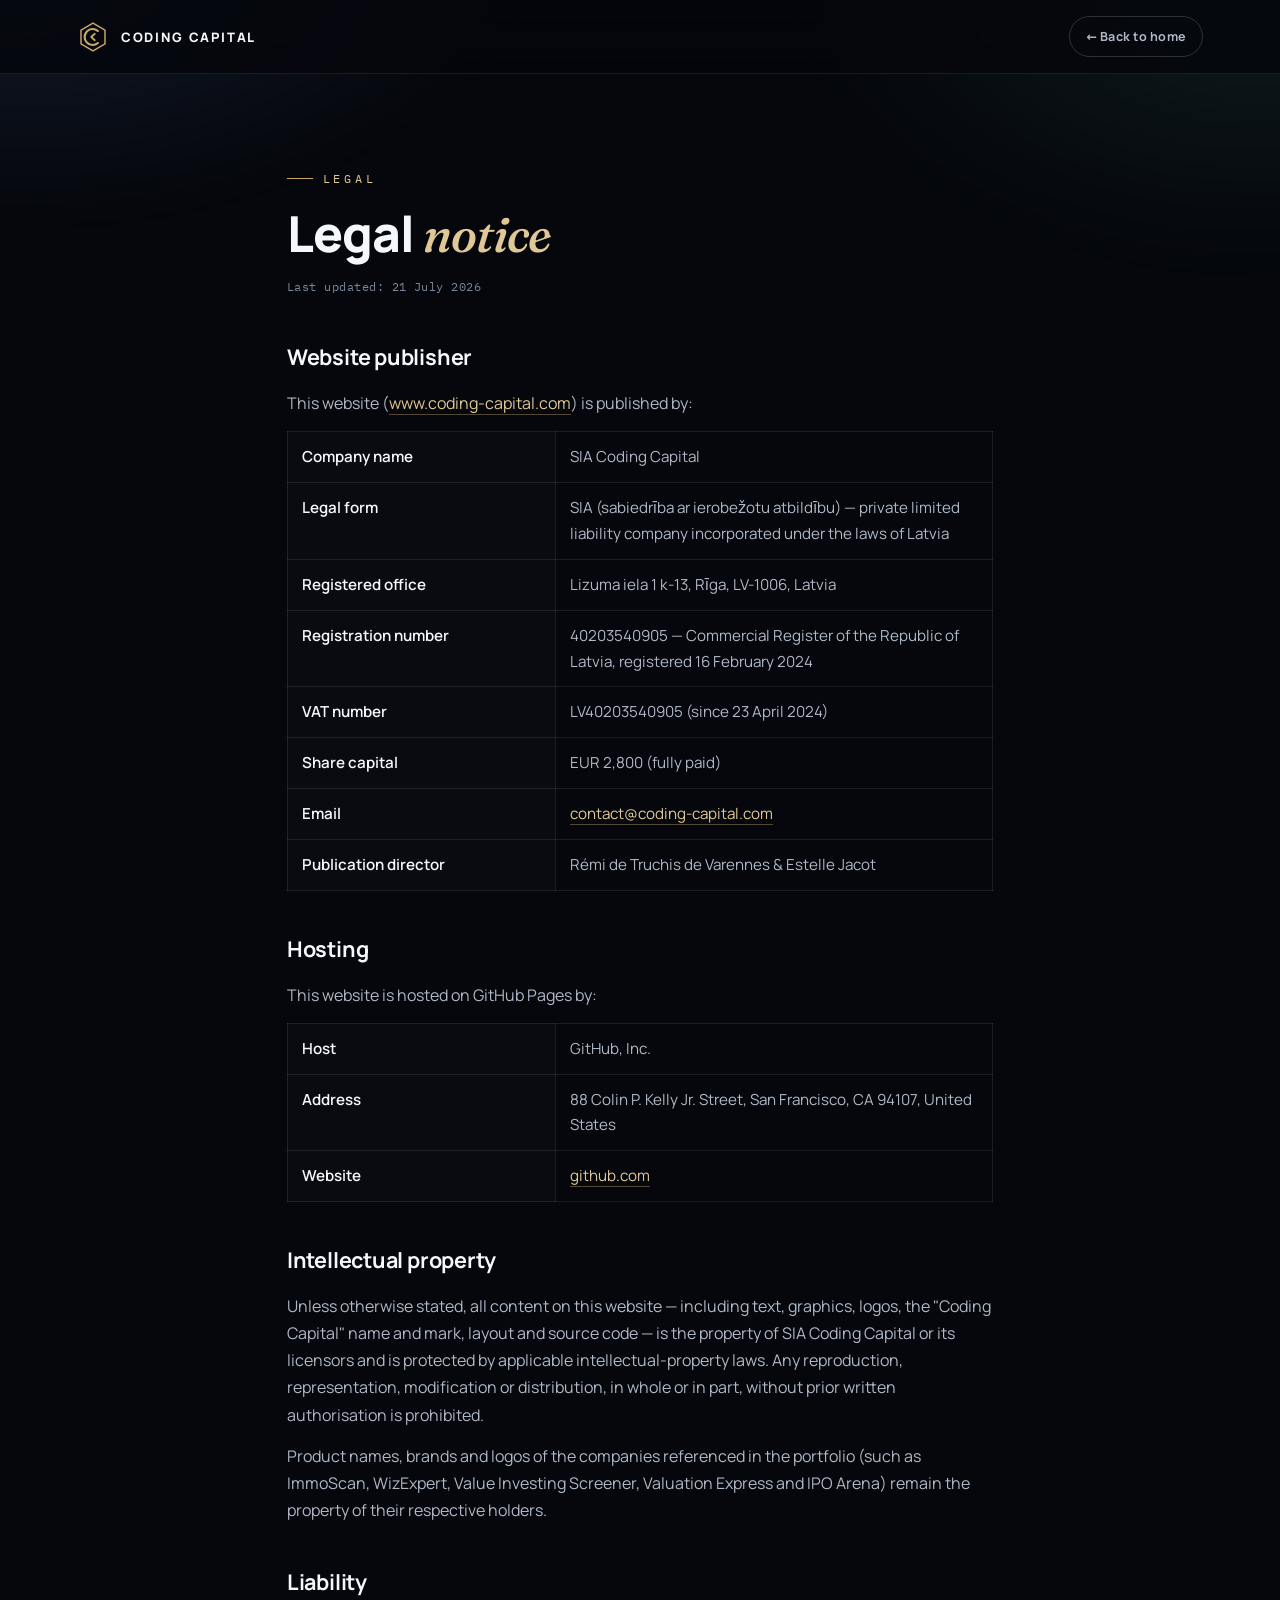
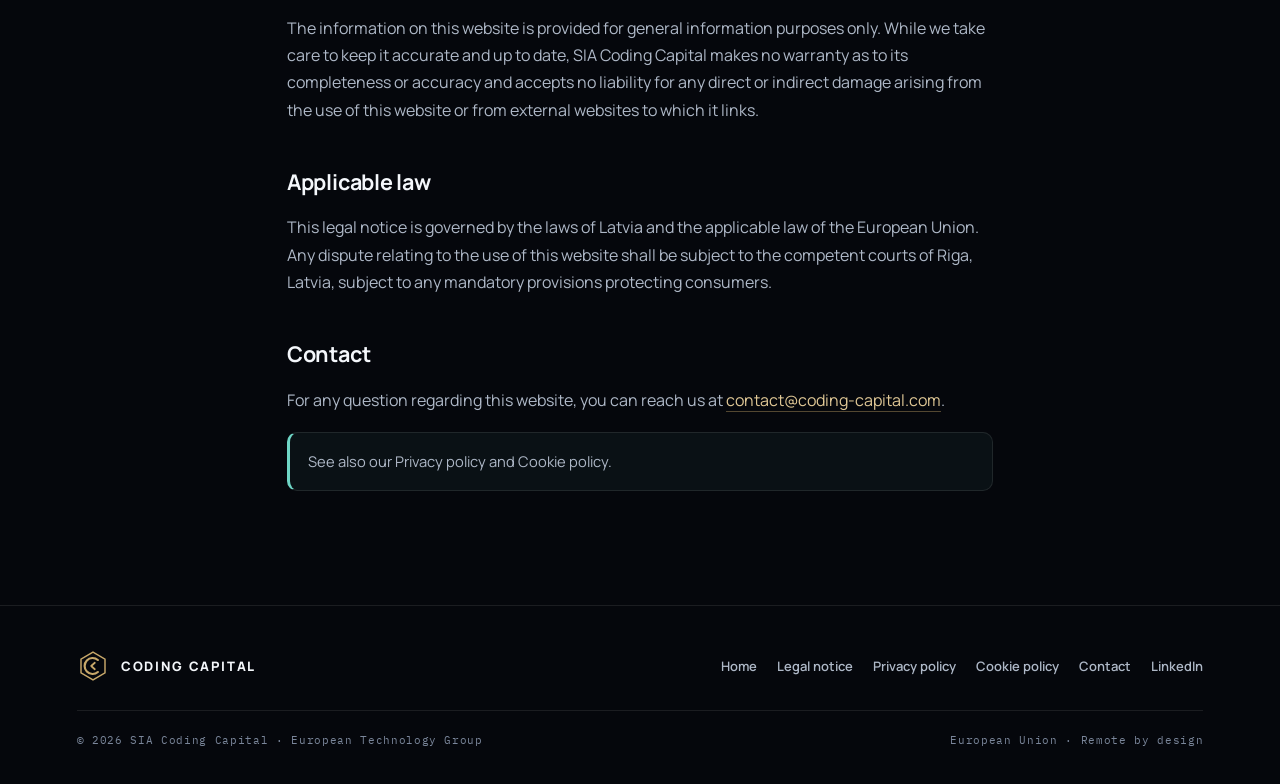
<file: legal.html>
<!DOCTYPE html>
<!-- TEMPLATE — Replace every highlighted [placeholder] with your company's real details before publishing. This template is provided for convenience and is not legal advice. -->
<html lang="en">
<head>
  <meta charset="UTF-8" />
  <meta name="viewport" content="width=device-width, initial-scale=1.0" />
  <meta name="description" content="Legal notice for Coding Capital — European technology group." />
  <meta name="theme-color" content="#05070c" />
  <meta name="color-scheme" content="dark" />
  <meta name="robots" content="noindex" />
  <title>Legal Notice — Coding Capital</title>
  <link rel="stylesheet" href="assets/fonts.css" />
  <style>
    :root{--bg:#05070c;--ink:#f4f7fb;--ink-soft:#aeb8c7;--ink-mute:#7a869a;--line:rgba(255,255,255,.09);--line-strong:rgba(255,255,255,.16);--gold:#c8a86a;--gold-soft:#e0c896;--teal:#6fd6c6;--pad:clamp(22px,6vw,120px);--maxw:860px;--mono:"IBM Plex Mono",monospace;--serif:"Fraunces",Georgia,serif;--sans:"Manrope",system-ui,sans-serif}
    *{box-sizing:border-box;margin:0;padding:0}
    html{scroll-behavior:smooth}
    body{background:var(--bg);color:var(--ink);font-family:var(--sans);line-height:1.7;-webkit-font-smoothing:antialiased;overflow-x:hidden}
    a{color:inherit;text-decoration:none}
    ::selection{background:var(--gold);color:#05070c}
    .bg-field{position:fixed;inset:0;z-index:0;pointer-events:none;overflow:hidden}
    .bg-field::before{content:"";position:absolute;inset:-20%;background:radial-gradient(50% 40% at 15% 8%,rgba(122,162,255,.14),transparent 60%),radial-gradient(45% 40% at 85% 12%,rgba(111,214,198,.10),transparent 60%);filter:blur(20px)}
    .shell{position:relative;z-index:1}
    .site-header{position:sticky;top:0;z-index:60;display:flex;align-items:center;justify-content:space-between;gap:24px;padding:16px var(--pad);background:rgba(5,7,12,.85);backdrop-filter:blur(18px);border-bottom:1px solid var(--line)}
    .brand{display:flex;align-items:center;gap:12px;font-weight:800;letter-spacing:.14em;font-size:13px;color:var(--ink)}
    .brand-mark{width:32px;height:32px;color:var(--gold)}
    .brand-mark svg{width:100%;height:100%}
    .back-link{font-size:12.5px;font-weight:700;letter-spacing:.02em;color:var(--ink-soft);display:inline-flex;align-items:center;gap:8px;padding:9px 16px;border:1px solid var(--line-strong);border-radius:999px;transition:.25s}
    .back-link:hover{color:var(--ink);border-color:var(--ink)}
    .legal-wrap{max-width:var(--maxw);margin:0 auto;padding:clamp(48px,8vw,86px) var(--pad) clamp(56px,8vw,96px)}
    .eyebrow{font-family:var(--mono);font-size:11.5px;letter-spacing:.32em;color:var(--gold-soft);text-transform:uppercase;margin-bottom:18px;display:inline-flex;align-items:center;gap:10px}
    .eyebrow::before{content:"";width:26px;height:1px;background:var(--gold)}
    h1{font-size:clamp(2.1rem,5vw,3.1rem);font-weight:800;letter-spacing:-.02em;line-height:1.08}
    h1 em{font-family:var(--serif);font-style:italic;font-weight:500;color:var(--gold-soft)}
    .updated{font-family:var(--mono);font-size:12px;color:var(--ink-mute);margin-top:16px;letter-spacing:.04em}
    .legal-body{margin-top:42px}
    .legal-body h2{font-size:1.35rem;margin:40px 0 14px;letter-spacing:-.01em}
    .legal-body h3{font-size:1.02rem;margin:24px 0 8px}
    .legal-body p,.legal-body li{color:var(--ink-soft);font-size:1rem}
    .legal-body p{margin-bottom:14px}
    .legal-body ul{margin:0 0 16px;padding-left:22px;display:flex;flex-direction:column;gap:8px}
    .legal-body a[href^="mailto"],.legal-body a[href^="http"]{color:var(--gold-soft);border-bottom:1px solid rgba(200,168,106,.4)}
    .data-table{width:100%;border-collapse:collapse;margin:8px 0 20px}
    .data-table th,.data-table td{text-align:left;padding:12px 14px;border:1px solid var(--line);vertical-align:top;font-size:.95rem}
    .data-table th{color:var(--ink);font-weight:600;width:38%;background:rgba(255,255,255,.02)}
    .data-table td{color:var(--ink-soft)}
    .ph{background:rgba(200,168,106,.16);border:1px dashed var(--gold);border-radius:5px;padding:1px 7px;color:var(--gold-soft);font-family:var(--mono);font-size:.85em;letter-spacing:.02em}
    .note{margin:18px 0;padding:16px 18px;border:1px solid var(--line);border-left:3px solid var(--teal);border-radius:10px;background:rgba(111,214,198,.05);font-size:.92rem;color:var(--ink-soft)}
    .site-footer{border-top:1px solid var(--line);padding:44px var(--pad) 34px}
    .footer-main{max-width:1240px;margin:0 auto;display:flex;flex-wrap:wrap;gap:18px 50px;align-items:center;justify-content:space-between}
    .footer-links{display:flex;flex-wrap:wrap;gap:20px;font-size:13px;color:var(--ink-soft);font-weight:600}
    .footer-links a:hover{color:var(--ink)}
    .footer-bottom{max-width:1240px;margin:28px auto 0;padding-top:20px;border-top:1px solid var(--line);display:flex;justify-content:space-between;flex-wrap:wrap;gap:10px;font-family:var(--mono);font-size:11px;letter-spacing:.06em;color:var(--ink-mute)}
    @media(max-width:560px){.data-table th{width:auto}.data-table th,.data-table td{display:block;border-bottom:0}.data-table tr{display:block;border-bottom:1px solid var(--line)}}
  </style>
</head>
<body>
  <div class="bg-field"></div>
  <div class="shell">
    <header class="site-header">
      <a class="brand" href="index.html" aria-label="Coding Capital home">
        <span class="brand-mark" aria-hidden="true">
          <svg viewBox="0 0 44 44"><path d="M22 3 38.5 12.5v19L22 41 5.5 31.5v-19L22 3Z" fill="none" stroke="currentColor" stroke-width="2"/><path d="M28.7 13.7a11 11 0 1 0 0 16.6" fill="none" stroke="currentColor" stroke-width="3" stroke-linecap="round"/><path d="m24.5 17.5-5 4.5 5 4.5" fill="none" stroke="currentColor" stroke-width="2.4" stroke-linecap="round" stroke-linejoin="round"/></svg>
        </span>
        <span>CODING CAPITAL</span>
      </a>
      <a class="back-link" href="index.html">← Back to home</a>
    </header>

    <main class="legal-wrap">
      <p class="eyebrow">Legal</p>
      <h1>Legal <em>notice</em></h1>
      <p class="updated">Last updated: 21 July 2026</p>

      <div class="legal-body">
        <h2>Website publisher</h2>
        <p>This website (<a href="https://www.coding-capital.com">www.coding-capital.com</a>) is published by:</p>
        <table class="data-table">
          <tr><th>Company name</th><td>SIA Coding Capital</td></tr>
          <tr><th>Legal form</th><td>SIA (sabiedrība ar ierobežotu atbildību) — private limited liability company incorporated under the laws of Latvia</td></tr>
          <tr><th>Registered office</th><td>Lizuma iela 1 k-13, Rīga, LV-1006, Latvia</td></tr>
          <tr><th>Registration number</th><td>40203540905 — Commercial Register of the Republic of Latvia, registered 16 February 2024</td></tr>
          <tr><th>VAT number</th><td>LV40203540905 (since 23 April 2024)</td></tr>
          <tr><th>Share capital</th><td>EUR 2,800 (fully paid)</td></tr>
          <tr><th>Email</th><td><a href="mailto:contact@coding-capital.com">contact@coding-capital.com</a></td></tr>
          <tr><th>Publication director</th><td>Rémi de Truchis de Varennes &amp; Estelle Jacot</td></tr>
        </table>

        <h2>Hosting</h2>
        <p>This website is hosted on GitHub Pages by:</p>
        <table class="data-table">
          <tr><th>Host</th><td>GitHub, Inc.</td></tr>
          <tr><th>Address</th><td>88 Colin P. Kelly Jr. Street, San Francisco, CA 94107, United States</td></tr>
          <tr><th>Website</th><td><a href="https://github.com">github.com</a></td></tr>
        </table>

        <h2>Intellectual property</h2>
        <p>Unless otherwise stated, all content on this website — including text, graphics, logos, the "Coding Capital" name and mark, layout and source code — is the property of SIA Coding Capital or its licensors and is protected by applicable intellectual-property laws. Any reproduction, representation, modification or distribution, in whole or in part, without prior written authorisation is prohibited.</p>
        <p>Product names, brands and logos of the companies referenced in the portfolio (such as ImmoScan, WizExpert, Value Investing Screener, Valuation Express and IPO Arena) remain the property of their respective holders.</p>

        <h2>Liability</h2>
        <p>The information on this website is provided for general information purposes only. While we take care to keep it accurate and up to date, SIA Coding Capital makes no warranty as to its completeness or accuracy and accepts no liability for any direct or indirect damage arising from the use of this website or from external websites to which it links.</p>

        <h2>Applicable law</h2>
        <p>This legal notice is governed by the laws of Latvia and the applicable law of the European Union. Any dispute relating to the use of this website shall be subject to the competent courts of Riga, Latvia, subject to any mandatory provisions protecting consumers.</p>

        <h2>Contact</h2>
        <p>For any question regarding this website, you can reach us at <a href="mailto:contact@coding-capital.com">contact@coding-capital.com</a>.</p>

        <div class="note">See also our <a href="privacy.html">Privacy policy</a> and <a href="cookies.html">Cookie policy</a>.</div>
      </div>
    </main>

    <footer class="site-footer">
      <div class="footer-main">
        <a class="brand" href="index.html">
          <span class="brand-mark" aria-hidden="true">
            <svg viewBox="0 0 44 44"><path d="M22 3 38.5 12.5v19L22 41 5.5 31.5v-19L22 3Z" fill="none" stroke="currentColor" stroke-width="2"/><path d="M28.7 13.7a11 11 0 1 0 0 16.6" fill="none" stroke="currentColor" stroke-width="3" stroke-linecap="round"/><path d="m24.5 17.5-5 4.5 5 4.5" fill="none" stroke="currentColor" stroke-width="2.4" stroke-linecap="round" stroke-linejoin="round"/></svg>
          </span>
          <span>CODING CAPITAL</span>
        </a>
        <div class="footer-links">
          <a href="index.html">Home</a>
          <a href="legal.html">Legal notice</a>
          <a href="privacy.html">Privacy policy</a>
          <a href="cookies.html">Cookie policy</a>
          <a href="mailto:contact@coding-capital.com">Contact</a>
          <a href="https://www.linkedin.com/company/sia-coding-capital" target="_blank" rel="noopener">LinkedIn</a>
        </div>
      </div>
      <div class="footer-bottom">
        <span>© <span id="y"></span> SIA Coding Capital · European Technology Group</span>
        <span>European Union · Remote by design</span>
      </div>
    </footer>
  </div>
  <script>document.getElementById('y').textContent=new Date().getFullYear();</script>
</body>
</html>
</file>
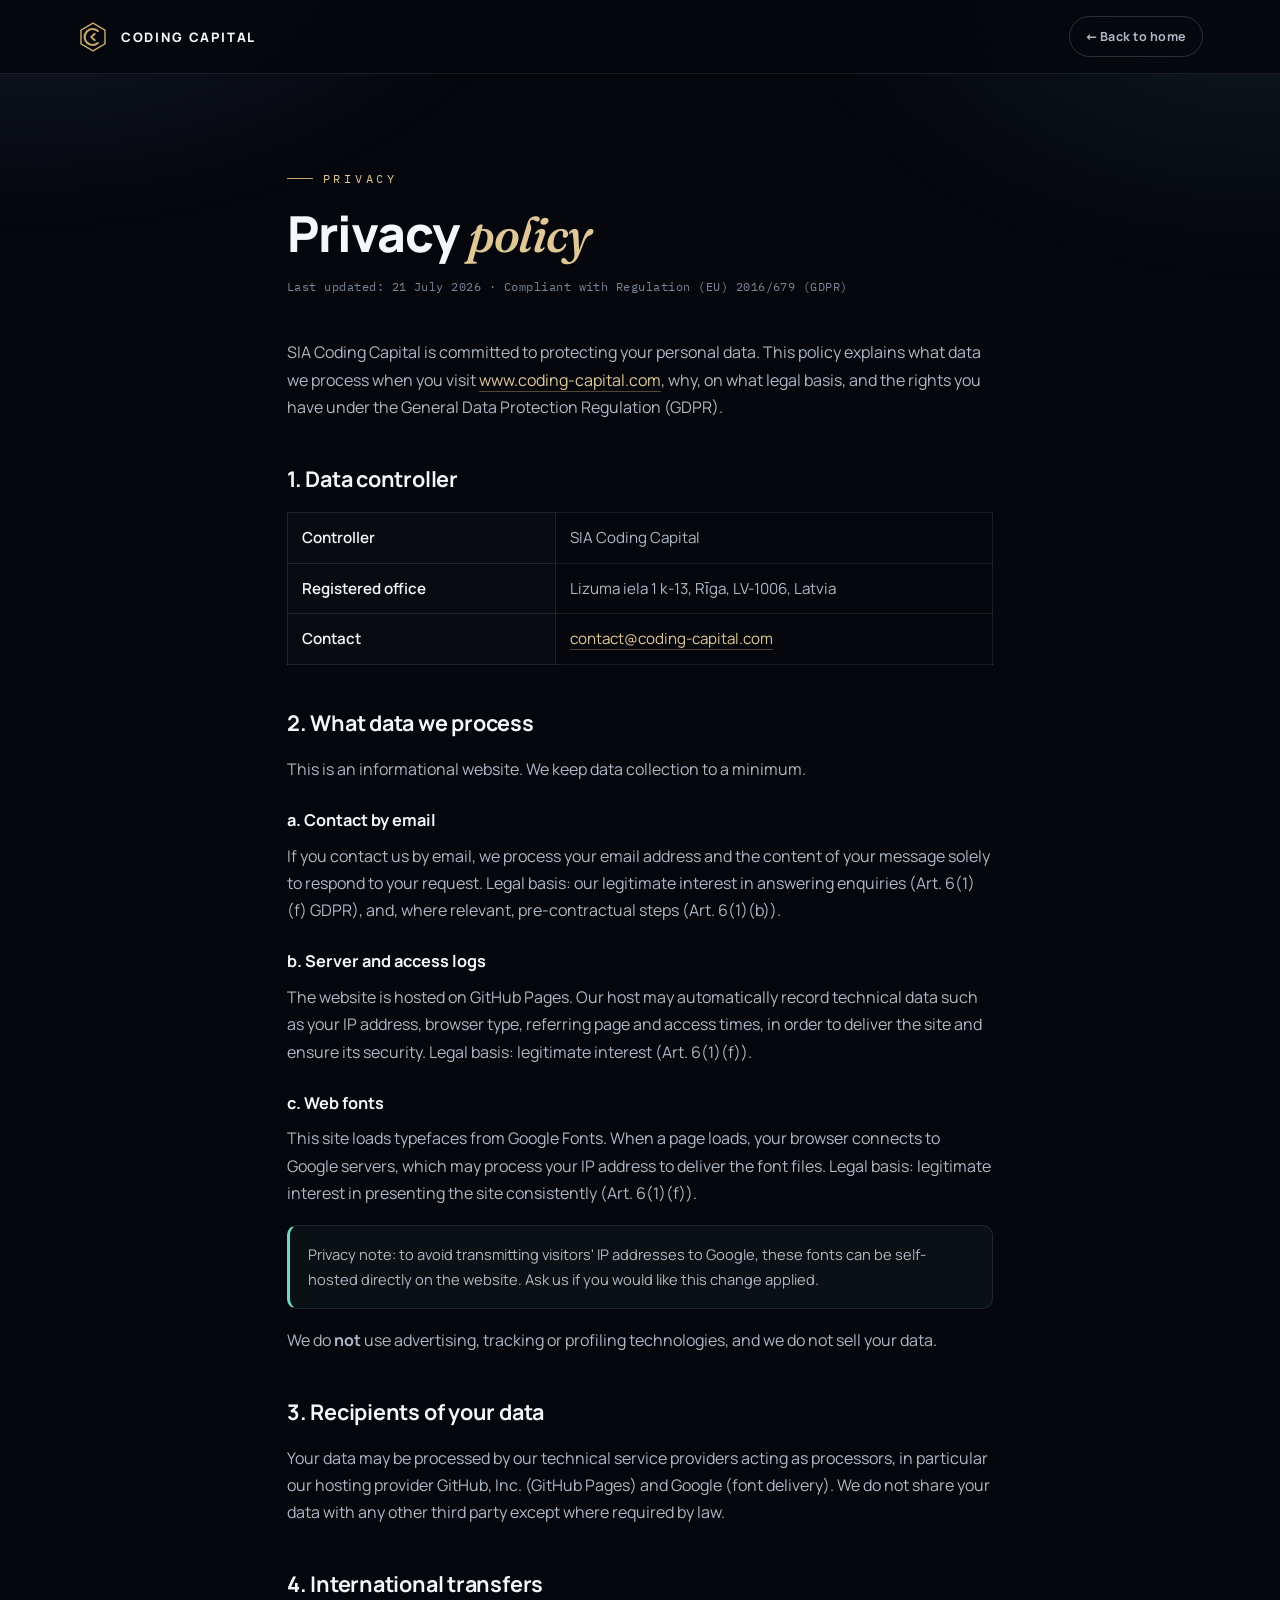
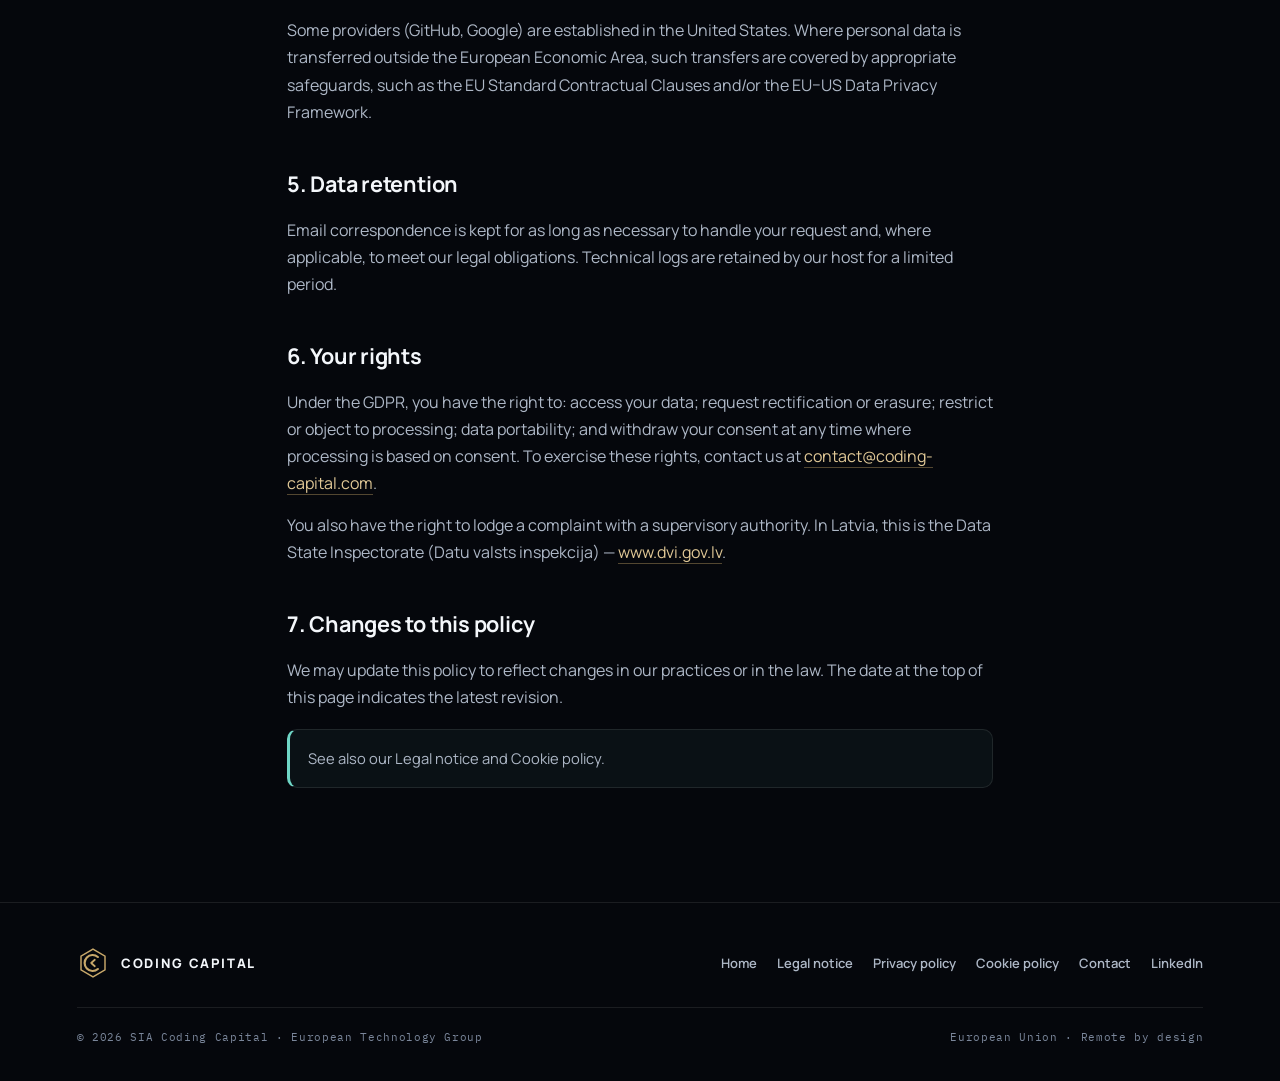
<file: privacy.html>
<!DOCTYPE html>
<!-- TEMPLATE — Replace every highlighted [placeholder] with your company's real details before publishing. This template is provided for convenience and is not legal advice. -->
<html lang="en">
<head>
  <meta charset="UTF-8" />
  <meta name="viewport" content="width=device-width, initial-scale=1.0" />
  <meta name="description" content="Privacy policy (GDPR) for Coding Capital — European technology group." />
  <meta name="theme-color" content="#05070c" />
  <meta name="color-scheme" content="dark" />
  <meta name="robots" content="noindex" />
  <title>Privacy Policy — Coding Capital</title>
  <link rel="stylesheet" href="assets/fonts.css" />
  <style>
    :root{--bg:#05070c;--ink:#f4f7fb;--ink-soft:#aeb8c7;--ink-mute:#7a869a;--line:rgba(255,255,255,.09);--line-strong:rgba(255,255,255,.16);--gold:#c8a86a;--gold-soft:#e0c896;--teal:#6fd6c6;--pad:clamp(22px,6vw,120px);--maxw:860px;--mono:"IBM Plex Mono",monospace;--serif:"Fraunces",Georgia,serif;--sans:"Manrope",system-ui,sans-serif}
    *{box-sizing:border-box;margin:0;padding:0}
    html{scroll-behavior:smooth}
    body{background:var(--bg);color:var(--ink);font-family:var(--sans);line-height:1.7;-webkit-font-smoothing:antialiased;overflow-x:hidden}
    a{color:inherit;text-decoration:none}
    ::selection{background:var(--gold);color:#05070c}
    .bg-field{position:fixed;inset:0;z-index:0;pointer-events:none;overflow:hidden}
    .bg-field::before{content:"";position:absolute;inset:-20%;background:radial-gradient(50% 40% at 15% 8%,rgba(122,162,255,.14),transparent 60%),radial-gradient(45% 40% at 85% 12%,rgba(111,214,198,.10),transparent 60%);filter:blur(20px)}
    .shell{position:relative;z-index:1}
    .site-header{position:sticky;top:0;z-index:60;display:flex;align-items:center;justify-content:space-between;gap:24px;padding:16px var(--pad);background:rgba(5,7,12,.85);backdrop-filter:blur(18px);border-bottom:1px solid var(--line)}
    .brand{display:flex;align-items:center;gap:12px;font-weight:800;letter-spacing:.14em;font-size:13px;color:var(--ink)}
    .brand-mark{width:32px;height:32px;color:var(--gold)}
    .brand-mark svg{width:100%;height:100%}
    .back-link{font-size:12.5px;font-weight:700;letter-spacing:.02em;color:var(--ink-soft);display:inline-flex;align-items:center;gap:8px;padding:9px 16px;border:1px solid var(--line-strong);border-radius:999px;transition:.25s}
    .back-link:hover{color:var(--ink);border-color:var(--ink)}
    .legal-wrap{max-width:var(--maxw);margin:0 auto;padding:clamp(48px,8vw,86px) var(--pad) clamp(56px,8vw,96px)}
    .eyebrow{font-family:var(--mono);font-size:11.5px;letter-spacing:.32em;color:var(--gold-soft);text-transform:uppercase;margin-bottom:18px;display:inline-flex;align-items:center;gap:10px}
    .eyebrow::before{content:"";width:26px;height:1px;background:var(--gold)}
    h1{font-size:clamp(2.1rem,5vw,3.1rem);font-weight:800;letter-spacing:-.02em;line-height:1.08}
    h1 em{font-family:var(--serif);font-style:italic;font-weight:500;color:var(--gold-soft)}
    .updated{font-family:var(--mono);font-size:12px;color:var(--ink-mute);margin-top:16px;letter-spacing:.04em}
    .legal-body{margin-top:42px}
    .legal-body h2{font-size:1.35rem;margin:40px 0 14px;letter-spacing:-.01em}
    .legal-body h3{font-size:1.02rem;margin:24px 0 8px}
    .legal-body p,.legal-body li{color:var(--ink-soft);font-size:1rem}
    .legal-body p{margin-bottom:14px}
    .legal-body ul{margin:0 0 16px;padding-left:22px;display:flex;flex-direction:column;gap:8px}
    .legal-body a[href^="mailto"],.legal-body a[href^="http"]{color:var(--gold-soft);border-bottom:1px solid rgba(200,168,106,.4)}
    .data-table{width:100%;border-collapse:collapse;margin:8px 0 20px}
    .data-table th,.data-table td{text-align:left;padding:12px 14px;border:1px solid var(--line);vertical-align:top;font-size:.95rem}
    .data-table th{color:var(--ink);font-weight:600;width:38%;background:rgba(255,255,255,.02)}
    .data-table td{color:var(--ink-soft)}
    .ph{background:rgba(200,168,106,.16);border:1px dashed var(--gold);border-radius:5px;padding:1px 7px;color:var(--gold-soft);font-family:var(--mono);font-size:.85em;letter-spacing:.02em}
    .note{margin:18px 0;padding:16px 18px;border:1px solid var(--line);border-left:3px solid var(--teal);border-radius:10px;background:rgba(111,214,198,.05);font-size:.92rem;color:var(--ink-soft)}
    .site-footer{border-top:1px solid var(--line);padding:44px var(--pad) 34px}
    .footer-main{max-width:1240px;margin:0 auto;display:flex;flex-wrap:wrap;gap:18px 50px;align-items:center;justify-content:space-between}
    .footer-links{display:flex;flex-wrap:wrap;gap:20px;font-size:13px;color:var(--ink-soft);font-weight:600}
    .footer-links a:hover{color:var(--ink)}
    .footer-bottom{max-width:1240px;margin:28px auto 0;padding-top:20px;border-top:1px solid var(--line);display:flex;justify-content:space-between;flex-wrap:wrap;gap:10px;font-family:var(--mono);font-size:11px;letter-spacing:.06em;color:var(--ink-mute)}
    @media(max-width:560px){.data-table th{width:auto}.data-table th,.data-table td{display:block;border-bottom:0}.data-table tr{display:block;border-bottom:1px solid var(--line)}}
  </style>
</head>
<body>
  <div class="bg-field"></div>
  <div class="shell">
    <header class="site-header">
      <a class="brand" href="index.html" aria-label="Coding Capital home">
        <span class="brand-mark" aria-hidden="true">
          <svg viewBox="0 0 44 44"><path d="M22 3 38.5 12.5v19L22 41 5.5 31.5v-19L22 3Z" fill="none" stroke="currentColor" stroke-width="2"/><path d="M28.7 13.7a11 11 0 1 0 0 16.6" fill="none" stroke="currentColor" stroke-width="3" stroke-linecap="round"/><path d="m24.5 17.5-5 4.5 5 4.5" fill="none" stroke="currentColor" stroke-width="2.4" stroke-linecap="round" stroke-linejoin="round"/></svg>
        </span>
        <span>CODING CAPITAL</span>
      </a>
      <a class="back-link" href="index.html">← Back to home</a>
    </header>

    <main class="legal-wrap">
      <p class="eyebrow">Privacy</p>
      <h1>Privacy <em>policy</em></h1>
      <p class="updated">Last updated: 21 July 2026 · Compliant with Regulation (EU) 2016/679 (GDPR)</p>

      <div class="legal-body">
        <p>SIA Coding Capital is committed to protecting your personal data. This policy explains what data we process when you visit <a href="https://www.coding-capital.com">www.coding-capital.com</a>, why, on what legal basis, and the rights you have under the General Data Protection Regulation (GDPR).</p>

        <h2>1. Data controller</h2>
        <table class="data-table">
          <tr><th>Controller</th><td>SIA Coding Capital</td></tr>
          <tr><th>Registered office</th><td>Lizuma iela 1 k-13, Rīga, LV-1006, Latvia</td></tr>
          <tr><th>Contact</th><td><a href="mailto:contact@coding-capital.com">contact@coding-capital.com</a></td></tr>
        </table>

        <h2>2. What data we process</h2>
        <p>This is an informational website. We keep data collection to a minimum.</p>
        <h3>a. Contact by email</h3>
        <p>If you contact us by email, we process your email address and the content of your message solely to respond to your request. Legal basis: our legitimate interest in answering enquiries (Art. 6(1)(f) GDPR), and, where relevant, pre-contractual steps (Art. 6(1)(b)).</p>
        <h3>b. Server and access logs</h3>
        <p>The website is hosted on GitHub Pages. Our host may automatically record technical data such as your IP address, browser type, referring page and access times, in order to deliver the site and ensure its security. Legal basis: legitimate interest (Art. 6(1)(f)).</p>
        <h3>c. Web fonts</h3>
        <p>This site loads typefaces from Google Fonts. When a page loads, your browser connects to Google servers, which may process your IP address to deliver the font files. Legal basis: legitimate interest in presenting the site consistently (Art. 6(1)(f)).</p>
        <div class="note">Privacy note: to avoid transmitting visitors' IP addresses to Google, these fonts can be self-hosted directly on the website. Ask us if you would like this change applied.</div>
        <p>We do <strong>not</strong> use advertising, tracking or profiling technologies, and we do not sell your data.</p>

        <h2>3. Recipients of your data</h2>
        <p>Your data may be processed by our technical service providers acting as processors, in particular our hosting provider GitHub, Inc. (GitHub Pages) and Google (font delivery). We do not share your data with any other third party except where required by law.</p>

        <h2>4. International transfers</h2>
        <p>Some providers (GitHub, Google) are established in the United States. Where personal data is transferred outside the European Economic Area, such transfers are covered by appropriate safeguards, such as the EU Standard Contractual Clauses and/or the EU–US Data Privacy Framework.</p>

        <h2>5. Data retention</h2>
        <p>Email correspondence is kept for as long as necessary to handle your request and, where applicable, to meet our legal obligations. Technical logs are retained by our host for a limited period.</p>

        <h2>6. Your rights</h2>
        <p>Under the GDPR, you have the right to: access your data; request rectification or erasure; restrict or object to processing; data portability; and withdraw your consent at any time where processing is based on consent. To exercise these rights, contact us at <a href="mailto:contact@coding-capital.com">contact@coding-capital.com</a>.</p>
        <p>You also have the right to lodge a complaint with a supervisory authority. In Latvia, this is the Data State Inspectorate (Datu valsts inspekcija) — <a href="https://www.dvi.gov.lv" target="_blank" rel="noopener">www.dvi.gov.lv</a>.</p>

        <h2>7. Changes to this policy</h2>
        <p>We may update this policy to reflect changes in our practices or in the law. The date at the top of this page indicates the latest revision.</p>

        <div class="note">See also our <a href="legal.html">Legal notice</a> and <a href="cookies.html">Cookie policy</a>.</div>
      </div>
    </main>

    <footer class="site-footer">
      <div class="footer-main">
        <a class="brand" href="index.html">
          <span class="brand-mark" aria-hidden="true">
            <svg viewBox="0 0 44 44"><path d="M22 3 38.5 12.5v19L22 41 5.5 31.5v-19L22 3Z" fill="none" stroke="currentColor" stroke-width="2"/><path d="M28.7 13.7a11 11 0 1 0 0 16.6" fill="none" stroke="currentColor" stroke-width="3" stroke-linecap="round"/><path d="m24.5 17.5-5 4.5 5 4.5" fill="none" stroke="currentColor" stroke-width="2.4" stroke-linecap="round" stroke-linejoin="round"/></svg>
          </span>
          <span>CODING CAPITAL</span>
        </a>
        <div class="footer-links">
          <a href="index.html">Home</a>
          <a href="legal.html">Legal notice</a>
          <a href="privacy.html">Privacy policy</a>
          <a href="cookies.html">Cookie policy</a>
          <a href="mailto:contact@coding-capital.com">Contact</a>
          <a href="https://www.linkedin.com/company/sia-coding-capital" target="_blank" rel="noopener">LinkedIn</a>
        </div>
      </div>
      <div class="footer-bottom">
        <span>© <span id="y"></span> SIA Coding Capital · European Technology Group</span>
        <span>European Union · Remote by design</span>
      </div>
    </footer>
  </div>
  <script>document.getElementById('y').textContent=new Date().getFullYear();</script>
</body>
</html>
</file>
<file: assets/fonts.css>
/* Self-hosted fonts — GDPR-friendly: no request to Google servers */
@font-face{font-family:'Manrope';font-style:normal;font-display:swap;font-weight:200 800;src:url('fonts/manrope-var.woff2') format('woff2')}
@font-face{font-family:'Fraunces';font-style:normal;font-display:swap;font-weight:100 900;src:url('fonts/fraunces-var.woff2') format('woff2')}
@font-face{font-family:'Fraunces';font-style:italic;font-display:swap;font-weight:100 900;src:url('fonts/fraunces-var-italic.woff2') format('woff2')}
@font-face{font-family:'IBM Plex Mono';font-style:normal;font-display:swap;font-weight:400;src:url('fonts/ibmplexmono-400.woff2') format('woff2')}
@font-face{font-family:'IBM Plex Mono';font-style:normal;font-display:swap;font-weight:500;src:url('fonts/ibmplexmono-500.woff2') format('woff2')}
@font-face{font-family:'IBM Plex Mono';font-style:normal;font-display:swap;font-weight:600;src:url('fonts/ibmplexmono-600.woff2') format('woff2')}
</file>
